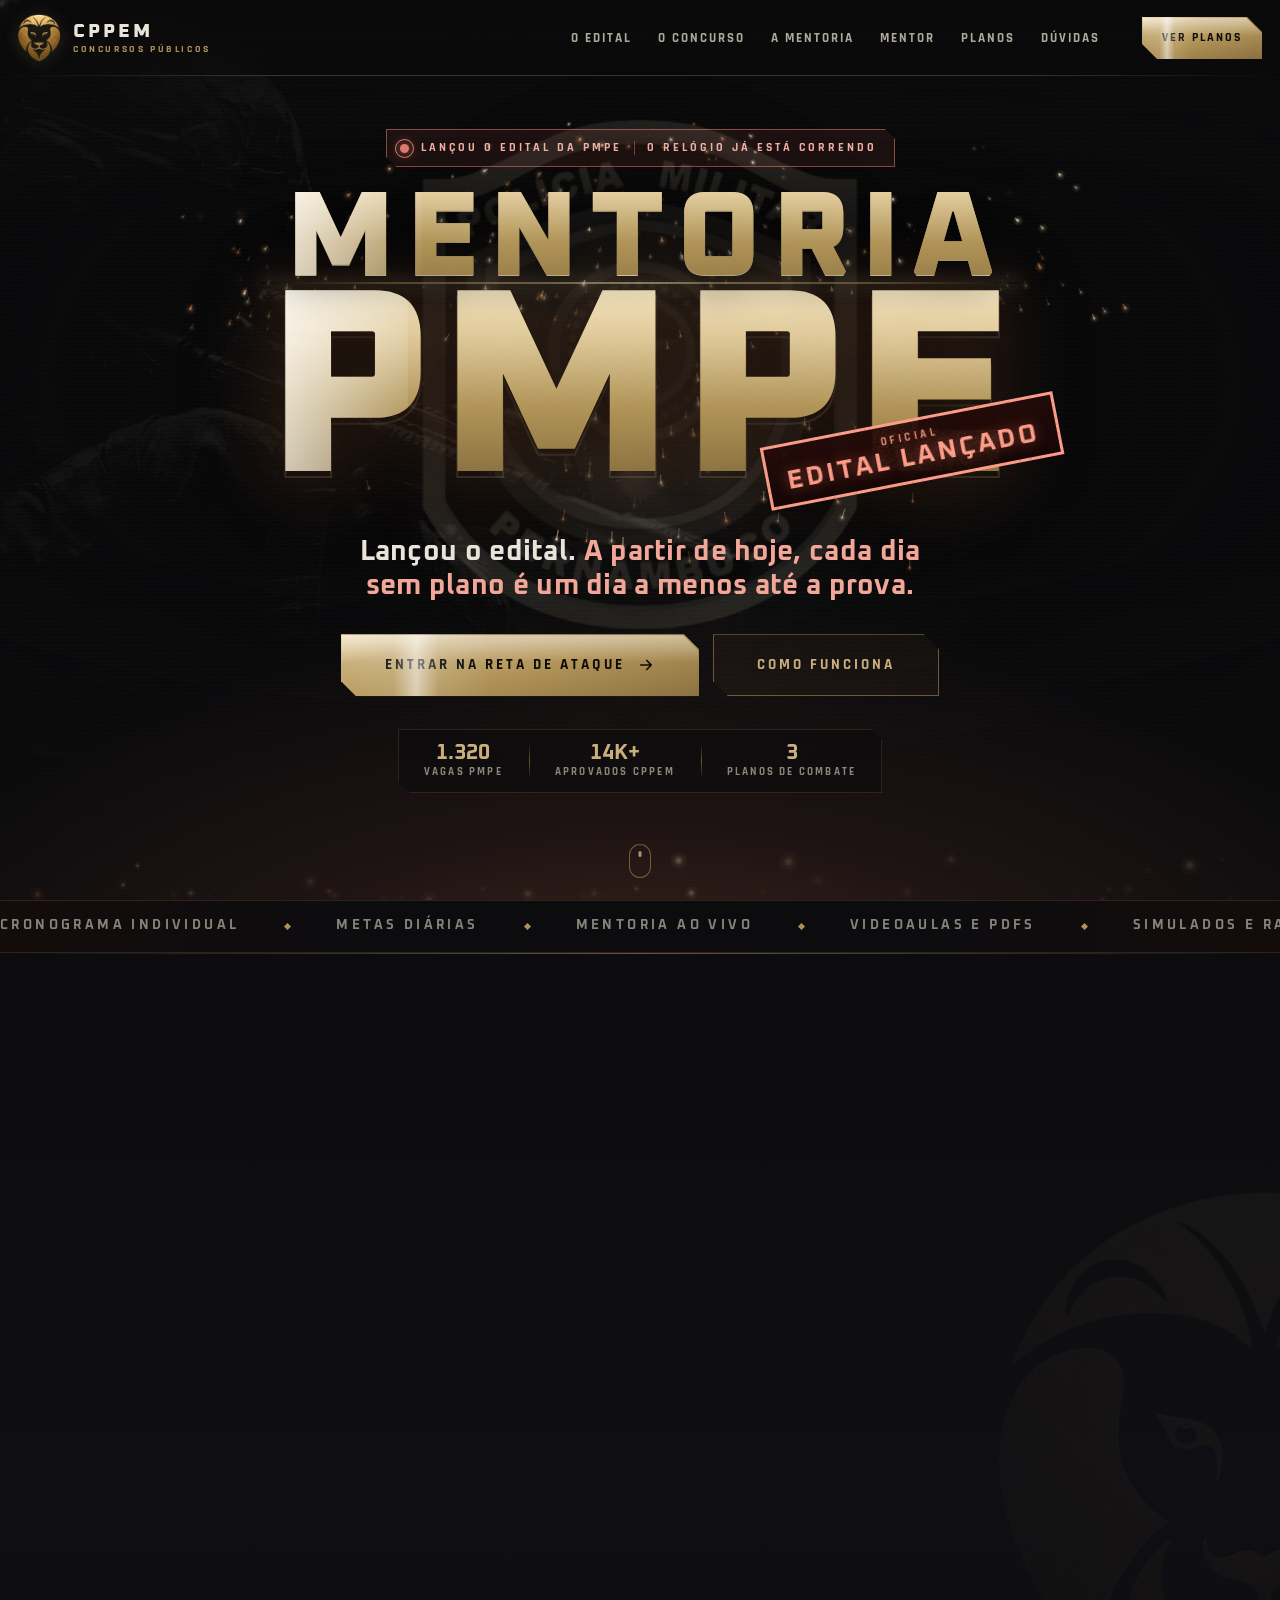
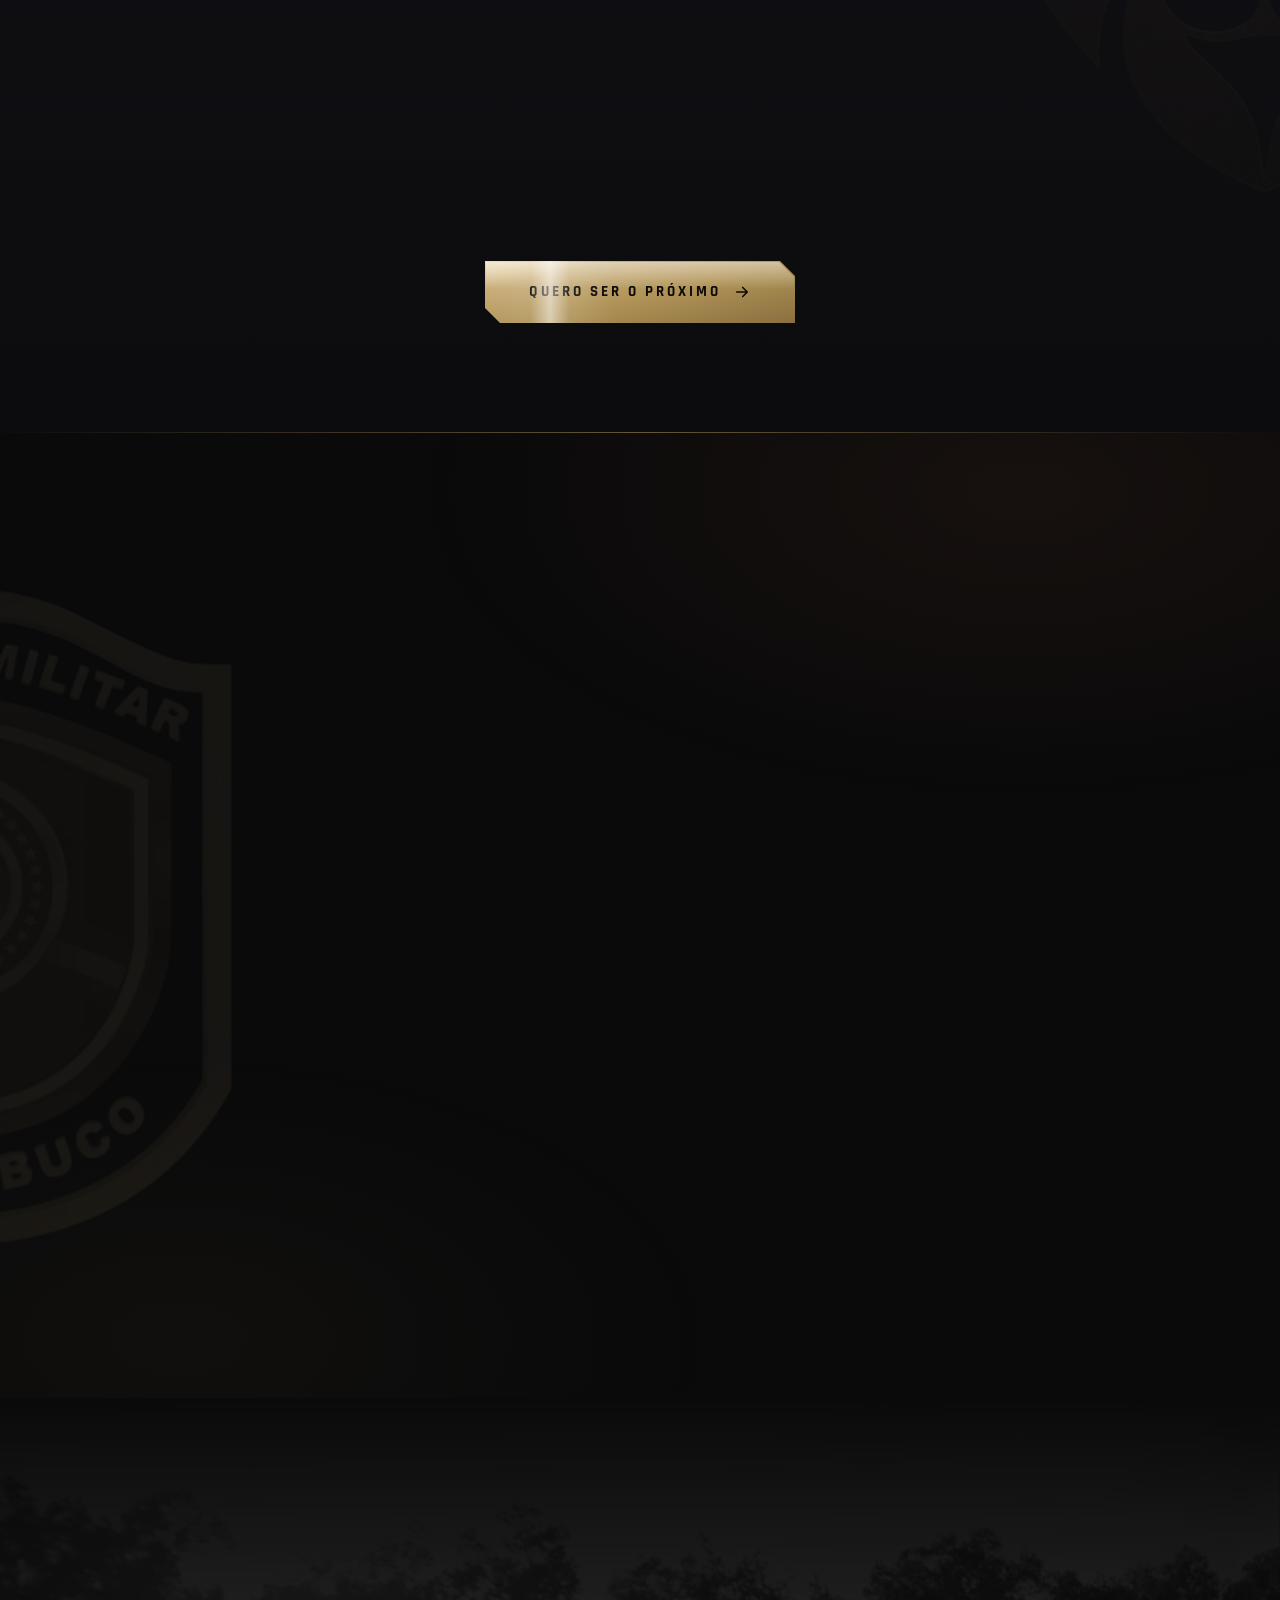
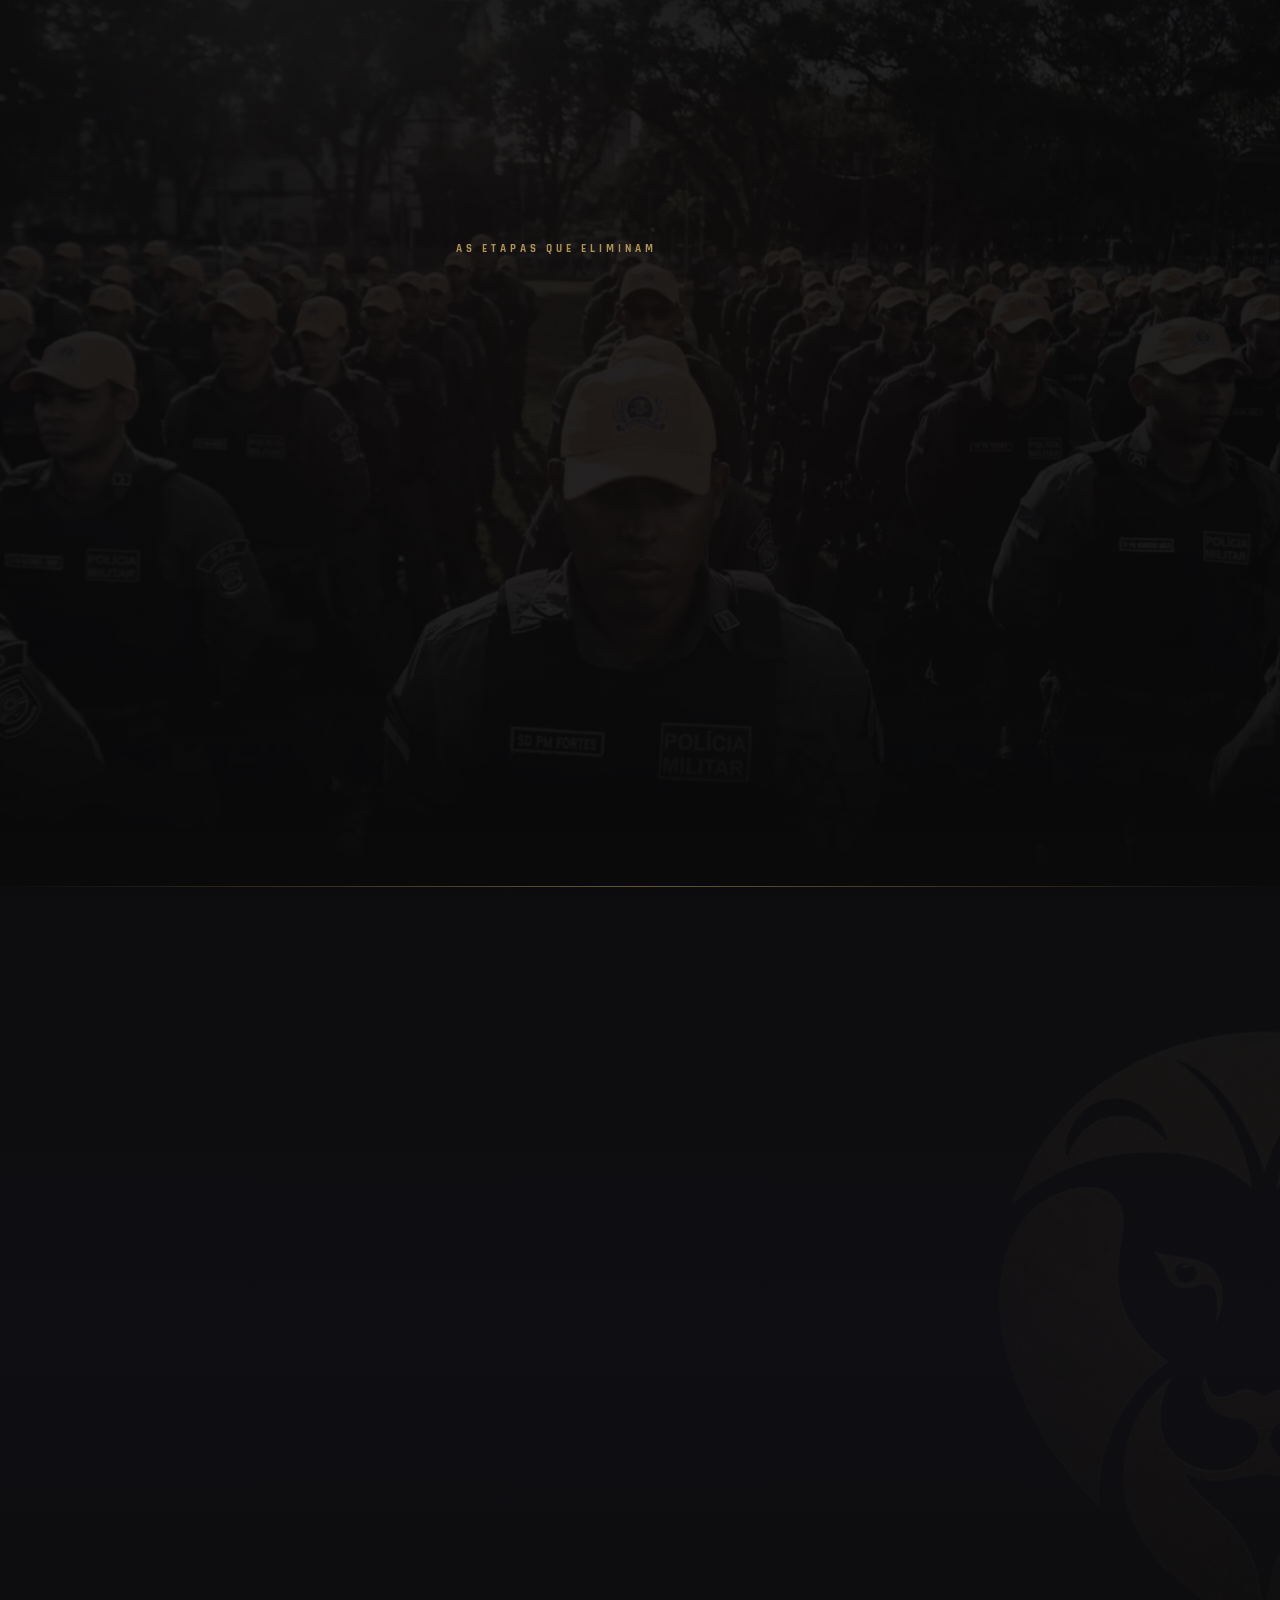
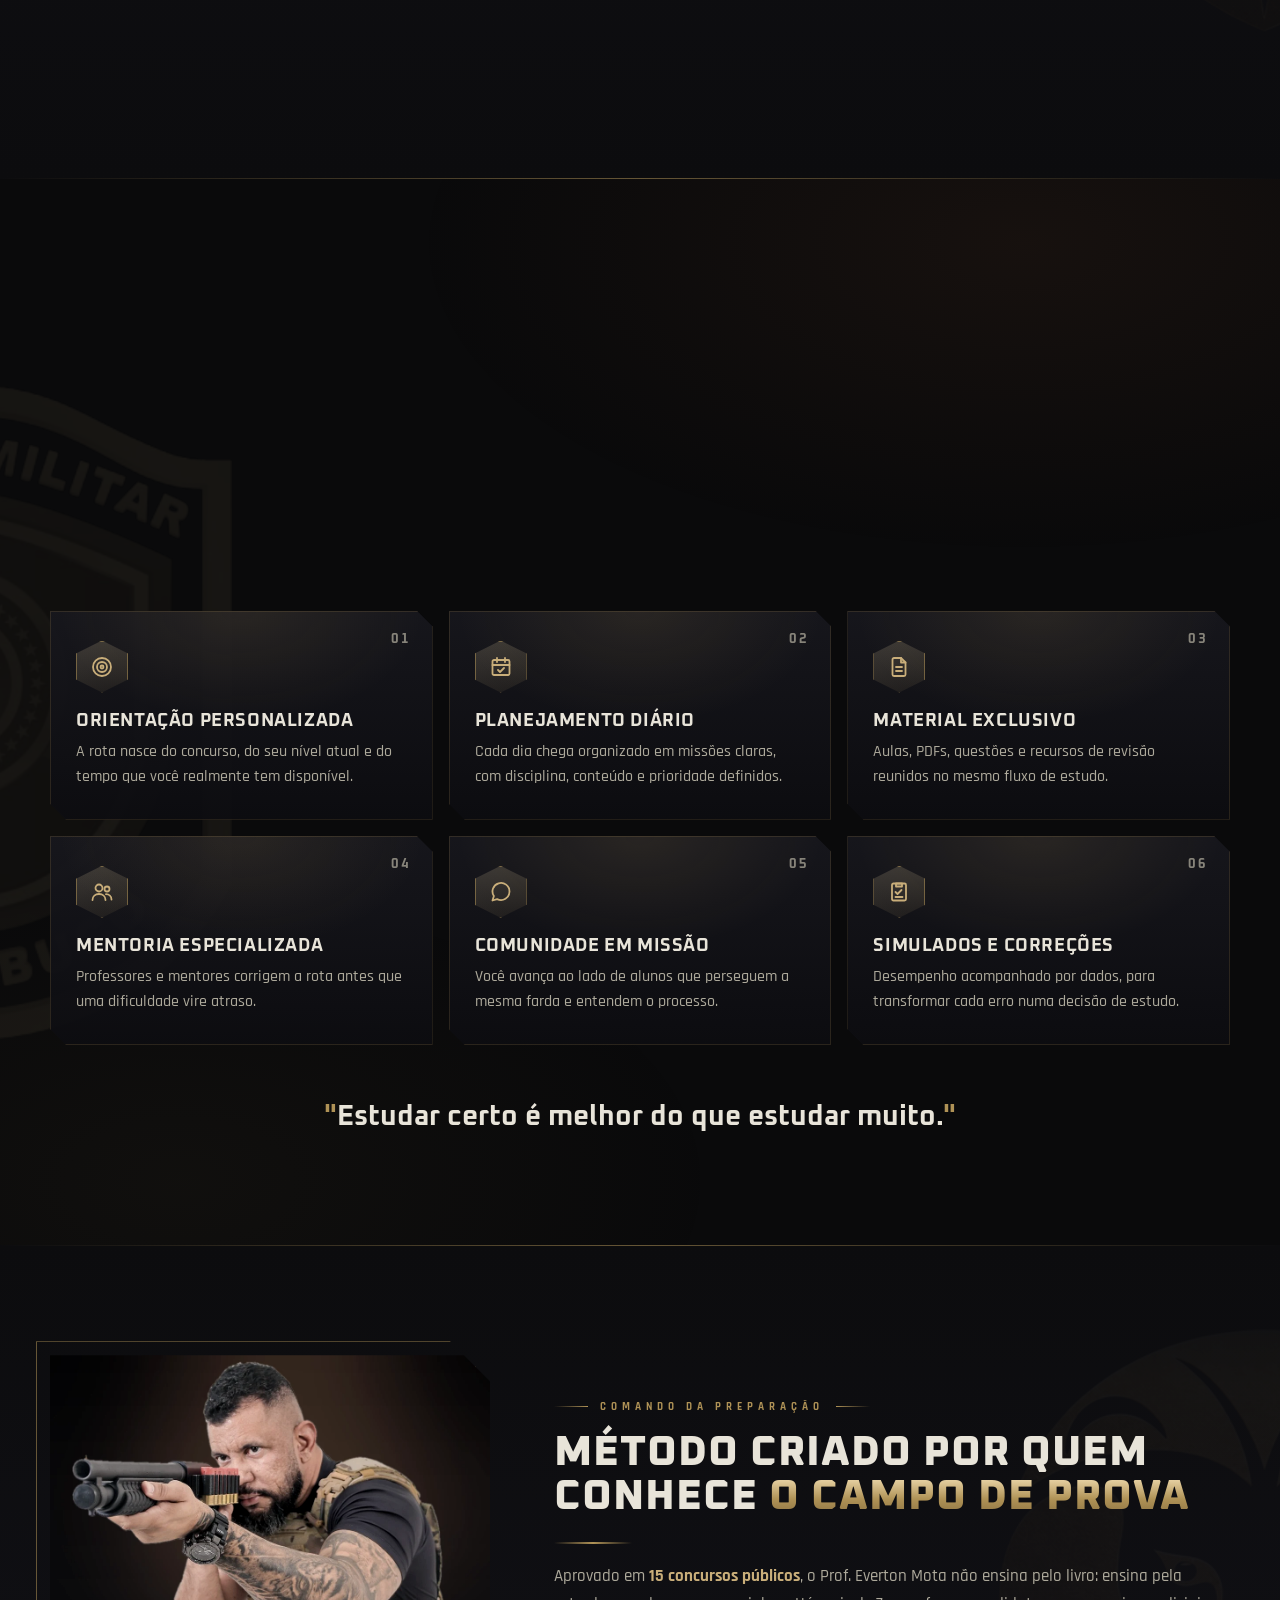
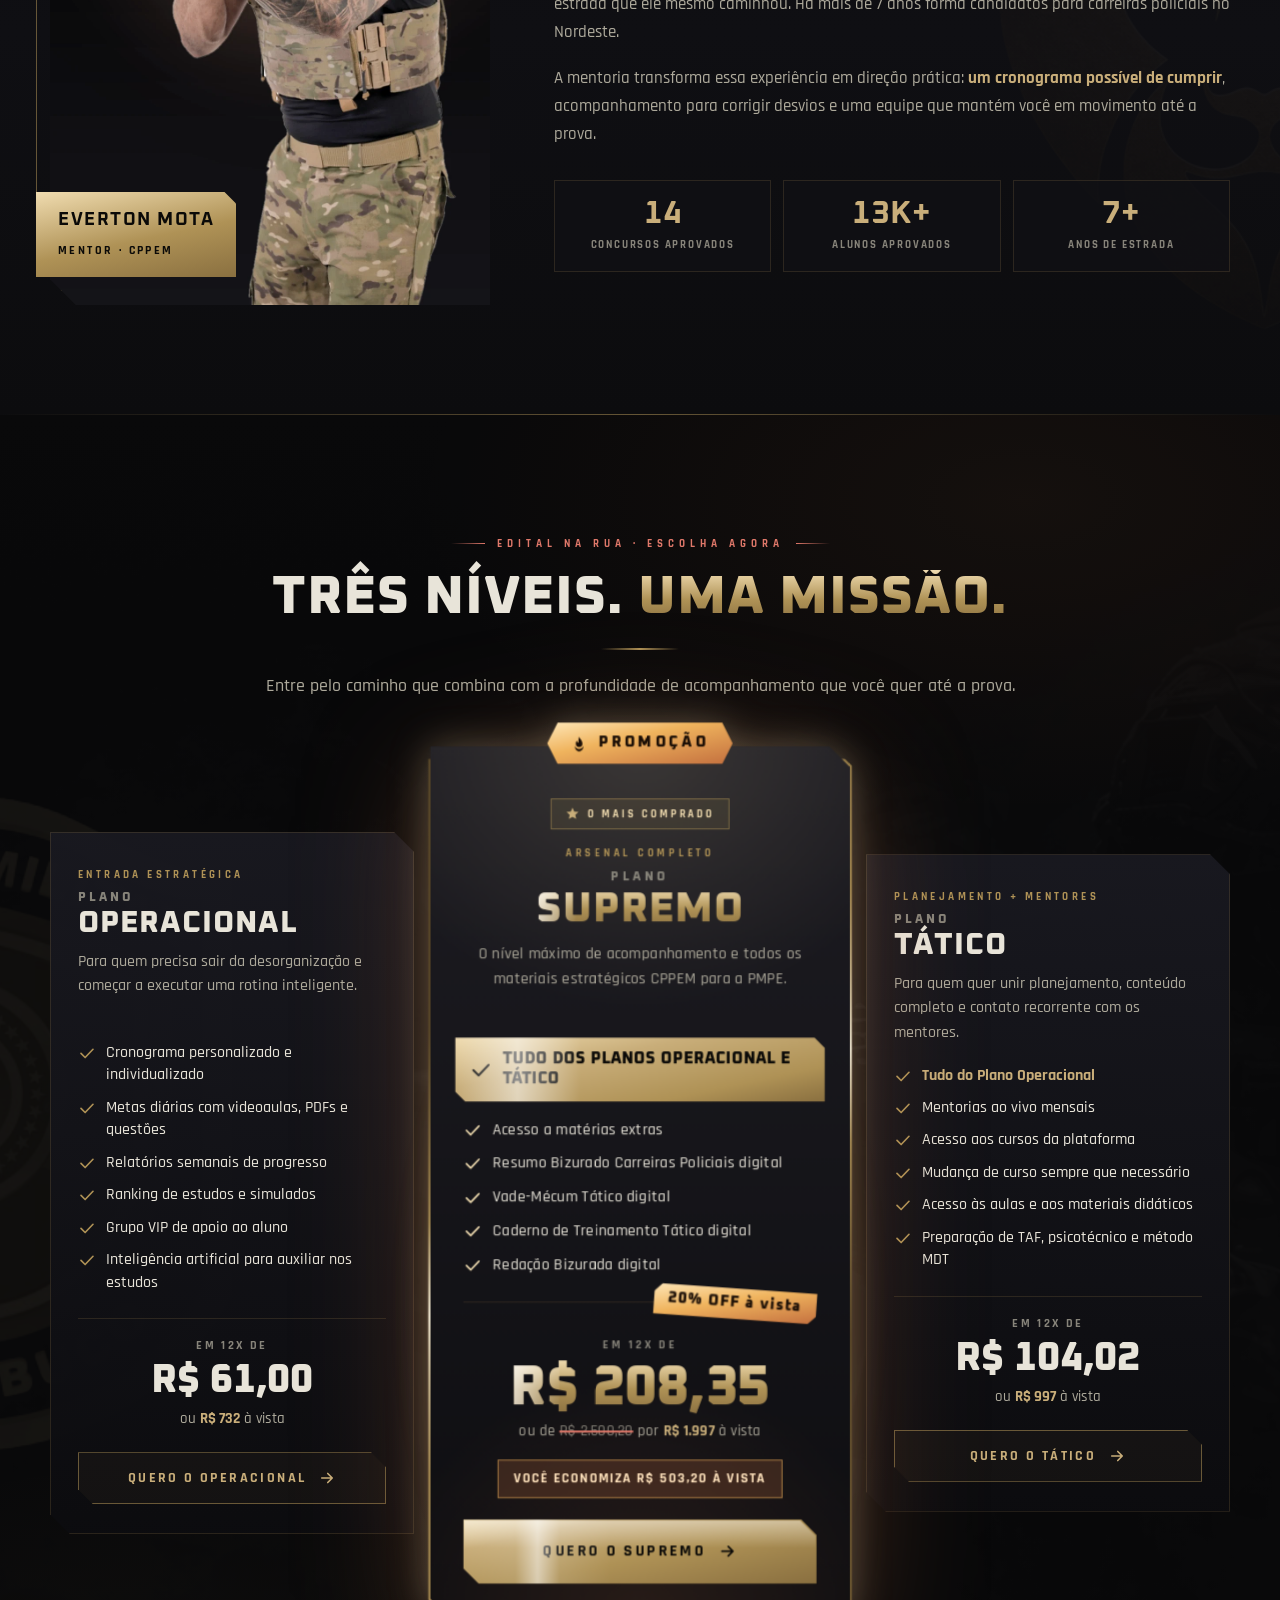
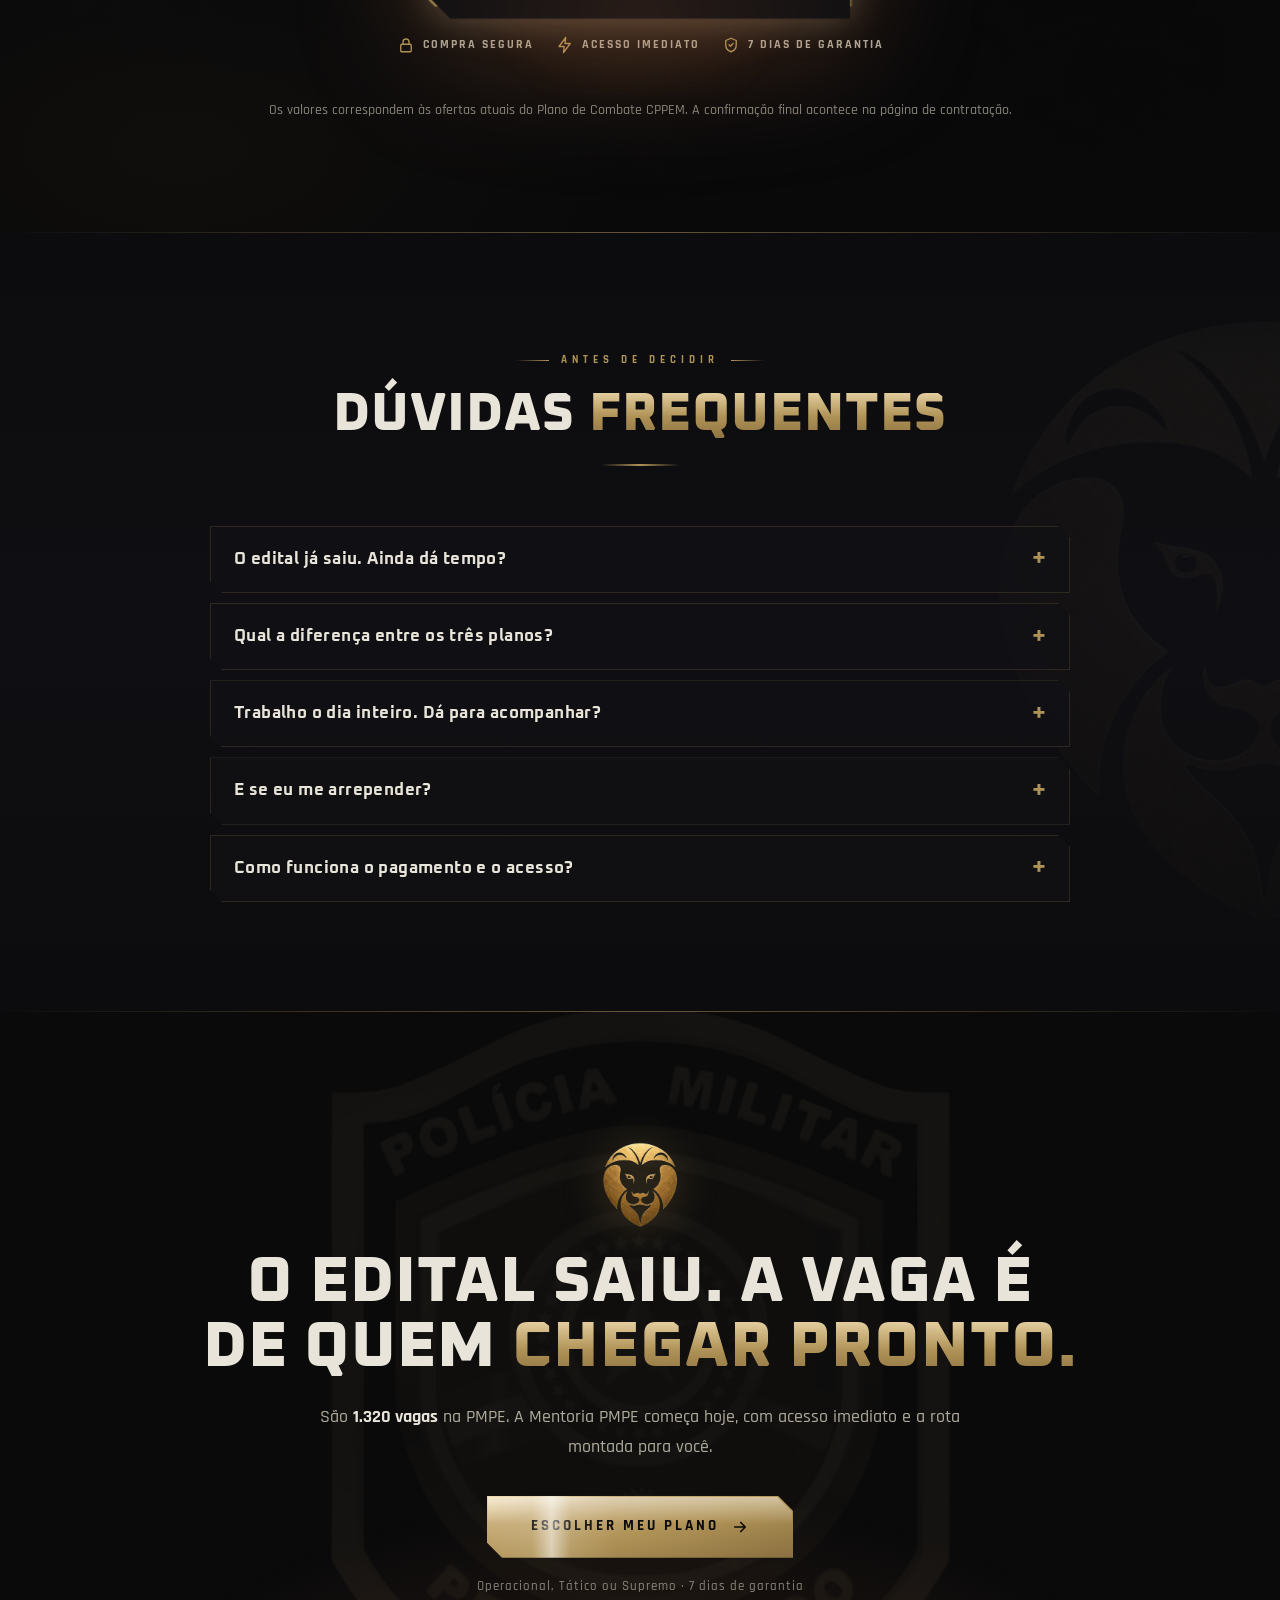
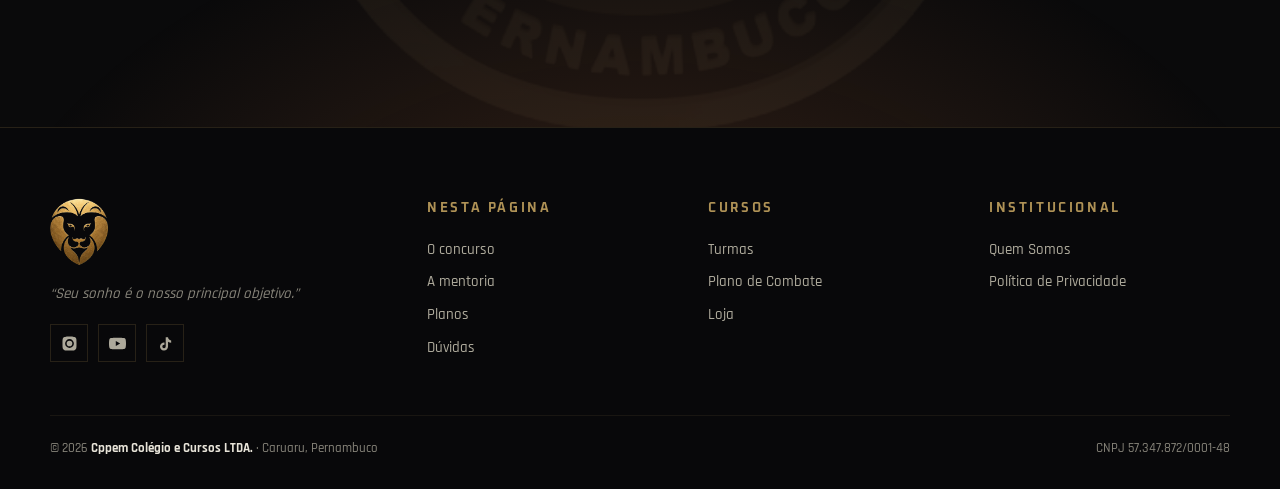
<file: index.html>
<!DOCTYPE html>
<html lang="pt-BR" data-modelo="b">
<head>

  <!-- Google Tag Manager (mesmo container das demais landings do CPPEM).
       Precisa ser o primeiro script do <head> — é ele que carrega a PixelX. -->
  <script>(function(w,d,s,l){w[l]=w[l]||[];w[l].push({'gtm.start':
  new Date().getTime(),event:'gtm.js'});var f=d.getElementsByTagName(s)[0],
  j=d.createElement(s),dl=l!='dataLayer'?'?l='+l:'';j.async=true;j.src=
  'https://sgtm.cppem.com.br/metrics/'+dl;f.parentNode.insertBefore(j,f);})
  (window,document,'script','dataLayer');</script>
  <!-- End Google Tag Manager -->

<meta charset="UTF-8">
<meta name="viewport" content="width=device-width, initial-scale=1.0">
<meta name="theme-color" content="#0A0A0B">

<title>Mentoria PMPE 2026: Cronograma e Plano de Estudos | CPPEM</title>
<meta name="description" content="Mentoria PMPE com o Prof. Everton Mota: cronograma individual, metas diárias, mentoria ao vivo e simulados para o edital de 1.320 vagas. Veja os planos.">
<!-- SEO (docs/seo): canonical no domínio de produção — consolida o
     *.vercel.app, o /edital e URLs com UTM nesta URL. -->
<link rel="canonical" href="https://pmpe.cppem.com.br/">
<meta name="robots" content="index, follow, max-image-preview:large">

<link rel="icon" href="public/favicon.ico" sizes="48x48">
<link rel="icon" href="public/favicon-192.png" type="image/png" sizes="192x192">
<link rel="apple-touch-icon" href="public/favicon-192.png">

<meta property="og:type" content="website">
<meta property="og:site_name" content="CPPEM Concursos Públicos">
<meta property="og:locale" content="pt_BR">
<meta property="og:title" content="Mentoria PMPE — o plano de combate para vestir a farda">
<meta property="og:description" content="1.320 vagas autorizadas. Cronograma individual, metas diárias, mentoria ao vivo e a plataforma CPPEM.">
<meta property="og:url" content="https://pmpe.cppem.com.br/">
<!-- Sem og:image o WhatsApp montava o preview sem imagem. -->
<meta property="og:image" content="https://pmpe.cppem.com.br/public/og-mentoria-pmpe.jpg">
<meta property="og:image:width" content="1200">
<meta property="og:image:height" content="630">
<meta property="og:image:alt" content="Tropa da Polícia Militar de Pernambuco em formação">
<meta name="twitter:card" content="summary_large_image">
<script type="application/ld+json">
{
  "@context": "https://schema.org",
  "@graph": [
    {
      "@type": "Organization",
      "@id": "https://cppem.com.br/#organization",
      "name": "CPPEM Concursos Públicos",
      "alternateName": "CPPEM Concursos",
      "url": "https://cppem.com.br/",
      "logo": "https://pmpe.cppem.com.br/public/logo-cppem.png",
      "sameAs": [
        "https://www.instagram.com/cppemconcursos/",
        "https://www.youtube.com/@cppemconcursos",
        "https://www.tiktok.com/@cppemconcursos"
      ]
    },
    {
      "@type": "WebSite",
      "@id": "https://pmpe.cppem.com.br/#website",
      "url": "https://pmpe.cppem.com.br/",
      "name": "Mentoria PMPE — CPPEM",
      "inLanguage": "pt-BR",
      "publisher": { "@id": "https://cppem.com.br/#organization" }
    },
    {
      "@type": "WebPage",
      "@id": "https://pmpe.cppem.com.br/#webpage",
      "url": "https://pmpe.cppem.com.br/",
      "name": "Mentoria PMPE 2026: Cronograma e Plano de Estudos | CPPEM",
      "description": "Mentoria PMPE com o Prof. Everton Mota: cronograma individual, metas diárias, mentoria ao vivo e simulados para o edital de 1.320 vagas.",
      "inLanguage": "pt-BR",
      "isPartOf": { "@id": "https://pmpe.cppem.com.br/#website" },
      "about": { "@id": "https://cppem.com.br/#organization" },
      "primaryImageOfPage": "https://pmpe.cppem.com.br/public/og-mentoria-pmpe.jpg"
    }
  ]
}
</script>

<link rel="preconnect" href="https://fonts.googleapis.com">
<link rel="preconnect" href="https://fonts.gstatic.com" crossorigin>
<link href="https://fonts.googleapis.com/css2?family=Oxanium:wght@400;700;800&family=Rajdhani:wght@500;600;700&display=swap" rel="stylesheet">
<link rel="preload" as="image" href="public/marca-pmpe.webp">
<link rel="stylesheet" href="styles.css">

<!-- Decidido ANTES do CSS pintar:
       · O MODELO é o B (edital lançado), fixo: o edital saiu e esta é a
         página oficial. O pré-edital (modelo A) está no histórico do Git.
         O antigo endereço da equipe, /edital, redireciona para cá
         (vercel.json).
       · A ABERTURA cheia: uma vez por sessão, nunca para quem pediu menos
         movimento. ?abertura=0 pula e ?abertura=1 força. Quem já viu recebe
         a versão curta das mesmas duas batidas. -->
<script>
  (function () {
    var d = document.documentElement, q = location.search, visto = null;
    d.setAttribute("data-modelo", "b");
    try { visto = sessionStorage.getItem("mentoria-abertura"); } catch (e) {}
    var reduz = window.matchMedia && window.matchMedia("(prefers-reduced-motion: reduce)").matches;
    var tocar = /[?&]abertura=1/.test(q) || (!reduz && !visto && !/[?&]abertura=0/.test(q));
    d.className += tocar ? " is-abertura is-entrando" : " sem-abertura";
  })();
</script>
</head>

<body>

<noscript><iframe src="https://sgtm.cppem.com.br/ns.html?id=GTM-PJ379FLQ"
height="0" width="0" style="display:none;visibility:hidden"></iframe></noscript>

<div class="progress" id="progress" aria-hidden="true"></div>
<div class="brasas" id="brasas" aria-hidden="true"></div>

<!-- ================= HEADER ================= -->
<header class="header" id="header">
  <div class="header__inner">
    <a class="brand" href="#topo" aria-label="CPPEM — início">
      <span class="brand__leao"><img src="public/emblema-leao.webp" alt="" width="400" height="465"></span>
      <span class="brand__nome">CPPEM<i>Concursos Públicos</i></span>
    </a>
    <nav class="nav" aria-label="Seções da página">
      <a href="#relogio" data-so="a">Por que agora</a>
      <a href="#relogio" data-so="b">O edital</a>
      <a href="#concurso">O concurso</a>
      <a href="#metodo">A mentoria</a>
      <a href="#mentor">Mentor</a>
      <a href="#planos">Planos</a>
      <a href="#faq">Dúvidas</a>
    </nav>
    <a class="btn btn--gold shine" href="#planos"><span>Ver planos</span></a>
  </div>
</header>

<!-- =========================================================
     HERO — as duas batidas
     ---------------------------------------------------------
     1ª: MENTORIA vem de trás de quem assiste e bate no vidro (trinca).
     2ª: PMPE sobe do fundo da tela, por trás, e colide por baixo.
     O <h1> é lido como "Mentoria PMPE" — os spans internos são cena.
     ========================================================= -->
<section class="hero" id="topo">
  <div class="hero__bg" id="heroBg" aria-hidden="true"><i></i></div>
  <div class="hero__veil" aria-hidden="true"></div>
  <div class="hero__grid" aria-hidden="true"></div>
  <div class="hero__scan" aria-hidden="true"></div>
  <div class="hero__dawn" aria-hidden="true"></div>
  <canvas class="hero__fx" id="fx" aria-hidden="true"></canvas>

  <div class="hero__stage">
    <div class="container">

      <span class="alerta anim d0" data-so="a">
        <i class="alerta__ponto" aria-hidden="true"></i>
        <b>Edital PMPE a caminho</b>
        <i class="alerta__sep" aria-hidden="true"></i>
        <span class="alerta__extra">1.320 vagas autorizadas</span>
      </span>
      <span class="alerta alerta--b anim d0" data-so="b">
        <i class="alerta__ponto" aria-hidden="true"></i>
        <b>Lançou o edital da PMPE</b>
        <i class="alerta__sep" aria-hidden="true"></i>
        <span class="alerta__extra">o relógio já está correndo</span>
      </span>

      <h1 class="titulo" aria-label="Mentoria PMPE">
        <span class="titulo__palco" aria-hidden="true">
          <span class="titulo__brasao"><img src="public/marca-pmpe.webp" alt="" width="357" height="419"></span>

          <span class="titulo__m" id="tituloM">
            <span class="titulo__m-in" data-txt="Mentoria"><span class="luz">Mentoria</span></span>
            <i class="impacto impacto--clarao"></i>
            <i class="impacto impacto--onda"></i>
            <i class="impacto impacto--onda o2"></i>
          </span>

          <span class="titulo__p" id="tituloP">
            <span class="titulo__p-in" data-txt="PMPE"><span class="luz">PMPE</span></span>
            <i class="impacto impacto--clarao"></i>
            <i class="impacto impacto--onda"></i>
            <i class="impacto impacto--onda o2"></i>
            <i class="impacto impacto--risco"></i>
            <i class="titulo__costura"></i>
          </span>

          <span class="carimbo" data-so="b"><small>Oficial</small><b>Edital lançado</b></span>
        </span>
      </h1>

      <p class="hero__gancho anim d1" data-so="a">
        Está quase lançando. <em>E quem espera o edital para começar, já começa atrasado.</em>
      </p>
      <p class="hero__gancho anim d1" data-so="b">
        Lançou o edital. <em>A partir de hoje, cada dia sem plano é um dia a menos até a prova.</em>
      </p>

      <div class="hero__cta anim d3">
        <a class="btn btn--gold btn--lg shine" href="#planos">
          <span data-so="a">Começar antes do edital</span>
          <span data-so="b">Entrar na reta de ataque</span>
          <svg viewBox="0 0 24 24" aria-hidden="true"><path d="M5 12h14M13 6l6 6-6 6"/></svg>
        </a>
        <a class="btn btn--ghost btn--lg" href="#metodo"><span>Como funciona</span></a>
      </div>

      <div class="hero__ficha anim d4">
        <div class="ficha__item"><b>1.320</b><span>vagas PMPE</span></div>
        <div class="ficha__item"><b>14K+</b><span>aprovados CPPEM</span></div>
        <div class="ficha__item"><b>3</b><span>planos de combate</span></div>
      </div>
    </div>
  </div>

  <div class="scroller anim d5" aria-hidden="true"><i></i></div>

  <button type="button" class="hero__pular" tabindex="-1">
    Pular
    <svg viewBox="0 0 24 24" aria-hidden="true"><path d="M5 12h14M13 6l6 6-6 6"/></svg>
  </button>
  <i class="hero__tempo" aria-hidden="true"></i>
</section>

<!-- ================= FAIXA CORRIDA ================= -->
<div class="strip" aria-hidden="true">
  <div class="strip__track">
    <span>Cronograma individual</span><span>Metas diárias</span><span>Mentoria ao vivo</span><span>Videoaulas e PDFs</span><span>Simulados e ranking</span><span>TAF e psicotécnico</span><span>IA nos estudos</span>
    <span>Cronograma individual</span><span>Metas diárias</span><span>Mentoria ao vivo</span><span>Videoaulas e PDFs</span><span>Simulados e ranking</span><span>TAF e psicotécnico</span><span>IA nos estudos</span>
  </div>
</div>

<!-- ================= APROVADOS — a prova social abre a página ================= -->
<section class="section section--alt" id="aprovados" aria-labelledby="aprov-title">
  <div class="container">
    <div class="section__head">
      <span class="eyebrow">Prova real</span>
      <h2 class="section__title" id="aprov-title">Eles estavam onde você está. <span class="gold">Hoje vestem a farda</span></h2>
    </div>
  </div>
  <div class="galeria" id="galeria" role="group" aria-label="Fotos de alunos aprovados com o Prof. Everton Mota"></div>
  <div class="container center aprovados__rodape">
    <a class="btn btn--gold btn--lg shine" href="#planos"><span>Quero ser o próximo</span><svg viewBox="0 0 24 24" aria-hidden="true"><path d="M5 12h14M13 6l6 6-6 6"/></svg></a>
  </div>
</section>

<!-- =========================================================
     O RELÓGIO — o gancho de cada modelo
     ========================================================= -->
<section class="section" id="relogio" aria-labelledby="relogio-title">
  <div class="container">

    <!-- ─── MODELO A · pré-edital ─── -->
    <div data-so="a">
      <div class="section__head">
        <span class="eyebrow">Não lançou. E daí?</span>
        <h2 class="section__title" id="relogio-title">Não é porque o edital não saiu que você <span class="gold">não deve se preparar</span></h2>
        <p class="section__lead">
          As vagas estão autorizadas. O edital é questão de tempo — e entre ele e a prova o tempo é curto.
          A diferença entre quem passa e quem fica começa <strong>muito antes</strong> da publicação.
        </p>
      </div>

      <div class="corrida" data-corrida>
        <div class="corrida__eixo" aria-hidden="true">
          <div class="marco" style="left:0"><b>Hoje</b><span>você decide</span></div>
          <div class="marco" style="left:58%"><b>Edital</b><span>a qualquer momento</span></div>
          <div class="marco" style="left:100%"><b>Prova</b><span>semanas depois</span></div>
        </div>

        <div class="raia raia--sim">
          <div class="raia__quem"><b class="gold">Quem começa hoje</b><span>com a Mentoria PMPE</span></div>
          <div class="raia__pista">
            <div class="raia__barra">
              <span class="fase">Base</span><span class="fase">Questões</span><span class="fase">Revisão</span><span class="fase">Reta final</span>
            </div>
          </div>
        </div>
        <div class="raia raia--nao">
          <div class="raia__quem"><b>Quem espera o edital</b><span>por conta própria</span></div>
          <div class="raia__pista">
            <div class="raia__barra"><span class="fase">Tudo ao mesmo tempo</span></div>
          </div>
        </div>

        <p class="corrida__nota">Quando o edital sair, quem começou hoje só <strong>ajusta a rota</strong>. Quem esperou ainda vai <strong>montar o cronograma</strong>.</p>
      </div>

    </div>

    <!-- ─── MODELO B · edital lançado ─── -->
    <div data-so="b">
      <div class="section__head">
        <span class="eyebrow eyebrow--alerta">O relógio já está correndo</span>
        <h2 class="section__title">Lançou o edital. <span class="gold">Agora é execução.</span></h2>
        <p class="section__lead">
          Não existe mais "quando sair eu começo". Saiu. Daqui até a prova, cada semana precisa ter
          <strong>prioridade, missão e revisão</strong> — e é exatamente isso que a mentoria entrega.
        </p>
      </div>

      <!-- As datas vêm do CONFIG.edital no script.js. Vazias, mostram "conforme edital". -->
      <div class="linha-edital">
        <div class="passo passo--agora">
          <span class="passo__pip">01</span>
          <b>Edital publicado</b>
          <span>Você está aqui</span>
          <span class="passo__data" data-slot="ed-publicacao">Agora</span>
        </div>
        <div class="passo">
          <span class="passo__pip">02</span>
          <b>Inscrições</b>
          <span>Garanta a sua no prazo</span>
          <span class="passo__data" data-slot="ed-inscricoes">Conforme edital</span>
        </div>
        <div class="passo">
          <span class="passo__pip">03</span>
          <b>Prova objetiva</b>
          <span>A etapa que mais elimina</span>
          <span class="passo__data" data-slot="ed-prova">Conforme edital</span>
        </div>
        <div class="passo">
          <span class="passo__pip">04</span>
          <b>TAF</b>
          <span>Eliminatório</span>
          <span class="passo__data" data-slot="ed-taf">Conforme edital</span>
        </div>
        <div class="passo">
          <span class="passo__pip">05</span>
          <b>Demais etapas</b>
          <span>Saúde, psicotécnico e investigação</span>
          <span class="passo__data">Conforme edital</span>
        </div>
      </div>

      <!-- Só aparece com CONFIG.edital.provaISO preenchido: contagem inventada
           seria número falso na cara do candidato. -->
      <div class="contagem" id="contagem" hidden>
        <span class="contagem__rot">Até a prova objetiva</span>
        <div class="contagem__num" aria-live="off">
          <div><b data-c="d">00</b><span>dias</span></div>
          <div><b data-c="h">00</b><span>horas</span></div>
          <div><b data-c="m">00</b><span>min</span></div>
          <div><b data-c="s">00</b><span>seg</span></div>
        </div>
      </div>

      <div class="motivos">
        <article class="motivo">
          <span class="motivo__n gold">01</span>
          <h3>Sem tempo para montar cronograma</h3>
          <p>Você não vai perder a primeira semana decidindo o que estudar. A rota chega pronta, dia por dia.</p>
        </article>
        <article class="motivo">
          <span class="motivo__n gold">02</span>
          <h3>Prioridade pelo que mais cai</h3>
          <p>Na reta de ataque não dá para estudar tudo igual. O plano pesa as matérias pelo edital e pelo seu desempenho.</p>
        </article>
        <article class="motivo">
          <span class="motivo__n gold">03</span>
          <h3>Revisão e simulado até o dia</h3>
          <p>Questões, simulados e ranking para chegar na prova treinado no formato — e não só com o conteúdo visto.</p>
        </article>
      </div>
    </div>

  </div>
</section>

<!-- ================= O CONCURSO ================= -->
<section class="tropa" id="concurso" aria-labelledby="concurso-title">
  <div class="tropa__foto" id="tropaFoto" aria-hidden="true"></div>
  <div class="tropa__veil" aria-hidden="true"></div>
  <div class="container">
    <div class="section__head">
      <span class="eyebrow">O tamanho da janela</span>
      <h2 class="section__title" id="concurso-title">1.320 vagas para vestir a <span class="gold">farda da PMPE</span></h2>
      <p class="section__lead">
        Concorrência alta, prova objetiva pesada e etapas eliminatórias que reprovam por falta de
        preparo — não por falta de sonho.
      </p>
    </div>

    <div class="concurso">
      <article class="vaga">
        <div class="vaga__crest"><img src="public/brasao-pmpe.webp" alt="" width="357" height="419" loading="lazy"></div>
        <h3>Polícia Militar</h3>
        <span class="vaga__sigla">PMPE · Pernambuco</span>
        <span class="vaga__num gold">1.320</span>
        <span class="vaga__num-label">vagas autorizadas</span>
        <div class="vaga__detalhe">
          <b>1.250 Soldados · 70 Oficiais</b>
          Remuneração de R$ 5.617,92 a R$ 12.937,33 na carreira, após o curso de formação.
        </div>
        <span class="vaga__nota" data-so="a">Edital previsto para 2026</span>
        <span class="vaga__nota" data-so="b">Edital publicado</span>
      </article>

      <div class="etapas">
        <span class="etapas__titulo">As etapas que eliminam</span>
        <article class="etapa"><span class="etapa__n">01</span><div><h3>Prova objetiva</h3><p>A etapa que mais elimina. É aqui que o plano de estudos certo separa quem passa de quem fica pelo caminho.</p></div></article>
        <article class="etapa"><span class="etapa__n">02</span><div><h3>Teste físico (TAF)</h3><p>Eliminatório. A mentoria inclui a preparação física no planejamento, não depois dele.</p></div></article>
        <article class="etapa"><span class="etapa__n">03</span><div><h3>Documental e investigação social</h3><p>Detalhes de documentação e conduta que reprovam candidato já aprovado na prova.</p></div></article>
        <article class="etapa"><span class="etapa__n">04</span><div><h3>Saúde e psicotécnico</h3><p>Etapas com critérios próprios, que quase ninguém estuda — e que também eliminam.</p></div></article>
      </div>
    </div>
  </div>
</section>

<!-- ================= A PLATAFORMA ================= -->
<section class="section section--alt" id="plataforma" aria-labelledby="plat-title">
  <div class="container">
    <div class="section__head">
      <span class="eyebrow">Por dentro da plataforma</span>
      <h2 class="section__title" id="plat-title">Você abre a plataforma e <span class="gold">sabe o que fazer</span></h2>
    </div>

    <div class="plat" data-plat>
      <div class="plat__abas" role="tablist" aria-label="Telas da plataforma">
        <button type="button" class="plat__aba is-on" role="tab" aria-selected="true" aria-controls="plat-tela">
          <span class="plat__num">01</span>
          <span class="plat__txt"><b>Sala de aula</b><span>A videoaula e, ao lado, anotações, PDFs, resumo com IA, flashcards e mapa mental.</span></span>
        </button>
        <button type="button" class="plat__aba" role="tab" aria-selected="false" aria-controls="plat-tela">
          <span class="plat__num">02</span>
          <span class="plat__txt"><b>Missões semanais</b><span>A semana inteira planejada. Marque o que fez e o sistema redistribui revisões e questões.</span></span>
        </button>
        <button type="button" class="plat__aba" role="tab" aria-selected="false" aria-controls="plat-tela">
          <span class="plat__num">03</span>
          <span class="plat__txt"><b>Arsenal de fogo</b><span>Aulas, PDFs e simulados por matéria, para usar a qualquer hora.</span></span>
        </button>
        <button type="button" class="plat__aba" role="tab" aria-selected="false" aria-controls="plat-tela">
          <span class="plat__num">04</span>
          <span class="plat__txt"><b>Resumos com IA</b><span>Cadernos por matéria e resumos com os pontos de atenção da prova destacados.</span></span>
        </button>
      </div>

      <div class="plat__tela" id="plat-tela" role="tabpanel">
        <div class="plat__topo" aria-hidden="true"><i></i><i></i><i></i><span>Plataforma CPPEM</span></div>
        <div class="plat__vista">
          <img class="is-on" src="public/plataforma/saladeaula.webp" width="1919" height="932" loading="lazy" decoding="async" alt="Tela Sala de Aula da plataforma CPPEM">
          <img src="public/plataforma/missoes.webp" width="1918" height="741" loading="lazy" decoding="async" alt="Tela Missões Semanais da plataforma CPPEM">
          <img src="public/plataforma/arsenal.webp" width="1918" height="698" loading="lazy" decoding="async" alt="Tela Arsenal de Fogo da plataforma CPPEM">
          <img src="public/plataforma/resumo-ia.webp" width="1918" height="787" loading="lazy" decoding="async" alt="Tela Resumos com IA da plataforma CPPEM">
        </div>
      </div>
    </div>
  </div>
</section>

<!-- ================= A MENTORIA · O MÉTODO ================= -->
<section class="section" id="metodo" aria-labelledby="metodo-title">
  <div class="container">
    <div class="section__head">
      <span class="eyebrow">O que é a Mentoria PMPE</span>
      <h2 class="section__title" id="metodo-title">Faremos o trabalho pesado <span class="gold">por você</span></h2>
      <p class="section__lead">
        Planejamento, conteúdo e acompanhamento na mesma plataforma. Em vez de decidir todo dia o que
        estudar, você <strong>executa uma rota</strong> construída para a PMPE — e ajustada conforme você evolui.
      </p>
    </div>

    <div class="metodo">
      <article class="frente">
        <span class="frente__n">01</span>
        <span class="frente__ico"><svg viewBox="0 0 24 24"><circle cx="12" cy="12" r="9"/><circle cx="12" cy="12" r="5"/><circle cx="12" cy="12" r="1.5"/></svg></span>
        <h3>Orientação personalizada</h3>
        <p>A rota nasce do concurso, do seu nível atual e do tempo que você realmente tem disponível.</p>
      </article>
      <article class="frente">
        <span class="frente__n">02</span>
        <span class="frente__ico"><svg viewBox="0 0 24 24"><rect x="3.5" y="5" width="17" height="15" rx="1.5"/><path d="M3.5 10h17M8 3v4M16 3v4M9 15l2 2 4-4"/></svg></span>
        <h3>Planejamento diário</h3>
        <p>Cada dia chega organizado em missões claras, com disciplina, conteúdo e prioridade definidos.</p>
      </article>
      <article class="frente">
        <span class="frente__n">03</span>
        <span class="frente__ico"><svg viewBox="0 0 24 24"><path d="M14 3H7a1.5 1.5 0 0 0-1.5 1.5v15A1.5 1.5 0 0 0 7 21h10a1.5 1.5 0 0 0 1.5-1.5V7.5z"/><path d="M14 3v4.5h4.5M9 12h6M9 16h6"/></svg></span>
        <h3>Material exclusivo</h3>
        <p>Aulas, PDFs, questões e recursos de revisão reunidos no mesmo fluxo de estudo.</p>
      </article>
      <article class="frente">
        <span class="frente__n">04</span>
        <span class="frente__ico"><svg viewBox="0 0 24 24"><circle cx="9" cy="8" r="3.5"/><path d="M2.5 20c0-3.6 2.9-6 6.5-6s6.5 2.4 6.5 6"/><circle cx="17" cy="9" r="2.5"/><path d="M16 14.2c3 .1 5.5 2.1 5.5 5.3"/></svg></span>
        <h3>Mentoria especializada</h3>
        <p>Professores e mentores corrigem a rota antes que uma dificuldade vire atraso.</p>
      </article>
      <article class="frente">
        <span class="frente__n">05</span>
        <span class="frente__ico"><svg viewBox="0 0 24 24"><path d="M20.5 11.5a8.5 8.5 0 0 1-12.4 7.6L3.5 20.5l1.4-4.4A8.5 8.5 0 1 1 20.5 11.5z"/></svg></span>
        <h3>Comunidade em missão</h3>
        <p>Você avança ao lado de alunos que perseguem a mesma farda e entendem o processo.</p>
      </article>
      <article class="frente">
        <span class="frente__n">06</span>
        <span class="frente__ico"><svg viewBox="0 0 24 24"><rect x="5" y="3.5" width="14" height="17" rx="1.5"/><path d="M9 3.5h6v3H9zM8.5 12l2 2 4-4M8.5 17h7"/></svg></span>
        <h3>Simulados e correções</h3>
        <p>Desempenho acompanhado por dados, para transformar cada erro numa decisão de estudo.</p>
      </article>
    </div>

    <p class="citacao">Estudar certo é melhor do que estudar muito.</p>
  </div>
</section>

<!-- ================= O MENTOR ================= -->
<section class="section section--alt" id="mentor" aria-labelledby="mentor-title">
  <div class="container">
    <div class="duo">
      <div class="duo__foto">
        <img src="public/everton-mota.webp" alt="Prof. Everton Mota em equipamento operacional" width="1000" height="1250" loading="lazy" decoding="async">
        <div class="duo__placa"><b>Everton Mota</b><span>Mentor · CPPEM</span></div>
      </div>
      <div class="duo__texto">
        <span class="eyebrow">Comando da preparação</span>
        <h2 class="section__title section__title--left" id="mentor-title">Método criado por quem conhece <span class="gold">o campo de prova</span></h2>
        <p>
          Aprovado em <strong>15 concursos públicos</strong>, o Prof. Everton Mota não ensina pelo livro:
          ensina pela estrada que ele mesmo caminhou. Há mais de 7 anos forma candidatos para carreiras
          policiais no Nordeste.
        </p>
        <p>
          A mentoria transforma essa experiência em direção prática: <strong>um cronograma possível de
          cumprir</strong>, acompanhamento para corrigir desvios e uma equipe que mantém você em movimento até a prova.
        </p>
        <div class="stats">
          <div class="stat"><b data-conta="15">15</b><span>Concursos aprovados</span></div>
          <div class="stat"><b data-conta="14" data-suf="K+">14K+</b><span>Alunos aprovados</span></div>
          <div class="stat"><b data-conta="7" data-suf="+">7+</b><span>Anos de estrada</span></div>
        </div>
      </div>
    </div>
  </div>
</section>

<!-- =========================================================
     OS PLANOS — Operacional · SUPREMO (centro) · Tático
     ---------------------------------------------------------
     ⚠️ Valores e links são FALLBACK para quem está sem JS. Quem manda é
     o CONFIG.planos do script.js, que reescreve cada [data-plano].
     ========================================================= -->
<section class="section planos" id="planos" aria-labelledby="planos-title">
  <div class="planos__bg" aria-hidden="true"></div>
  <div class="planos__brasas" id="planosBrasas" aria-hidden="true"></div>
  <div class="container">
    <div class="section__head">
      <span class="eyebrow" data-so="a">Escolha sua estratégia</span>
      <span class="eyebrow eyebrow--alerta" data-so="b">Edital na rua · escolha agora</span>
      <h2 class="section__title" id="planos-title">Três níveis. <span class="gold">Uma missão.</span></h2>
      <p class="section__lead">Entre pelo caminho que combina com a profundidade de acompanhamento que você quer até a prova.</p>
    </div>

    <div class="grade-planos">

      <!-- OPERACIONAL -->
      <article class="plano" data-plano="operacional">
        <div class="plano__corpo">
          <span class="plano__eyebrow">Entrada estratégica</span>
          <h3 class="plano__nome"><small>Plano</small>Operacional</h3>
          <p class="plano__desc">Para quem precisa sair da desorganização e começar a executar uma rotina inteligente.</p>
          <ul class="plano__lista">
            <li><svg viewBox="0 0 24 24"><path d="M4 12.5l5.5 5.5L20 7"/></svg>Cronograma personalizado e individualizado</li>
            <li><svg viewBox="0 0 24 24"><path d="M4 12.5l5.5 5.5L20 7"/></svg>Metas diárias com videoaulas, PDFs e questões</li>
            <li><svg viewBox="0 0 24 24"><path d="M4 12.5l5.5 5.5L20 7"/></svg>Relatórios semanais de progresso</li>
            <li><svg viewBox="0 0 24 24"><path d="M4 12.5l5.5 5.5L20 7"/></svg>Ranking de estudos e simulados</li>
            <li><svg viewBox="0 0 24 24"><path d="M4 12.5l5.5 5.5L20 7"/></svg>Grupo VIP de apoio ao aluno</li>
            <li><svg viewBox="0 0 24 24"><path d="M4 12.5l5.5 5.5L20 7"/></svg>Inteligência artificial para auxiliar nos estudos</li>
          </ul>
          <div class="plano__preco">
            <span class="plano__de" data-p="de" hidden>de <s></s> por</span>
            <span class="plano__rot">em 12x de</span>
            <span class="plano__valor" data-p="mensal">R$ 61,00</span>
            <span class="plano__vista">ou <b data-p="vista">R$ 732</b> à vista</span>
          </div>
          <a class="btn btn--ghost btn--block" data-checkout href="https://pxa.cppem.com.br/lt/plano-de-combate-operacional"><span>Quero o Operacional</span><svg viewBox="0 0 24 24" aria-hidden="true"><path d="M5 12h14M13 6l6 6-6 6"/></svg></a>
        </div>
      </article>

      <!-- SUPREMO — o centro, em promoção -->
      <article class="plano plano--supremo" data-plano="supremo">
        <div class="plano__aura" aria-hidden="true"></div>
        <div class="plano__moldura" aria-hidden="true"></div>
        <div class="plano__estrelas" id="estrelas" aria-hidden="true"></div>
        <span class="plano__promo">
          <svg viewBox="0 0 24 24" aria-hidden="true"><path d="M12 2c1 3.5 4.5 5.2 4.5 9.6A4.6 4.6 0 0 1 12 16.2a4.6 4.6 0 0 1-4.5-4.6c0-1.8.8-3 1.6-4 .1 1.7 1 2.8 2.2 3.1C11 8.2 11 5 12 2zM6 14.5c.2 4.3 2.8 7.5 6 7.5s5.8-3.2 6-7.5c-.9 2.6-3.2 4.5-6 4.5s-5.1-1.9-6-4.5z"/></svg>
          Promoção
        </span>
        <div class="plano__corpo">
          <span class="plano__selo"><svg viewBox="0 0 24 24" aria-hidden="true"><path d="M12 2l2.9 6.3 6.9.7-5.2 4.6 1.5 6.8L12 17l-6.1 3.4 1.5-6.8L2.2 9l6.9-.7z"/></svg>O mais comprado</span>
          <span class="plano__eyebrow">Arsenal completo</span>
          <h3 class="plano__nome"><small>Plano</small><span class="luz">Supremo</span></h3>
          <p class="plano__desc">O nível máximo de acompanhamento e todos os materiais estratégicos CPPEM para a PMPE.</p>
          <ul class="plano__lista">
            <li class="is-base is-tudo"><svg viewBox="0 0 24 24"><path d="M4 12.5l5.5 5.5L20 7"/></svg><span>Tudo dos planos <b>Operacional</b> e <b>Tático</b></span></li>
            <li><svg viewBox="0 0 24 24"><path d="M4 12.5l5.5 5.5L20 7"/></svg>Acesso a matérias extras</li>
            <li><svg viewBox="0 0 24 24"><path d="M4 12.5l5.5 5.5L20 7"/></svg>Resumo Bizurado Carreiras Policiais digital</li>
            <li><svg viewBox="0 0 24 24"><path d="M4 12.5l5.5 5.5L20 7"/></svg>Vade-Mécum Tático digital</li>
            <li><svg viewBox="0 0 24 24"><path d="M4 12.5l5.5 5.5L20 7"/></svg>Caderno de Treinamento Tático digital</li>
            <li><svg viewBox="0 0 24 24"><path d="M4 12.5l5.5 5.5L20 7"/></svg>Redação Bizurada digital</li>
          </ul>
          <!-- A parcela é o número grande, como nos outros planos. O DE/POR fica na
               linha do à vista: "de" = total parcelado (12x R$ 208,35 = R$ 2.500,20),
               "por" = à vista — os dois são números reais do checkout.
               Valores no CONFIG.planos.supremo do script.js. -->
          <div class="plano__preco plano__preco--oferta">
            <span class="plano__off" data-p="off">20% OFF à vista</span>
            <span class="plano__rot">em 12x de</span>
            <span class="plano__valor"><span class="luz" data-p="mensal">R$ 208,35</span></span>
            <span class="plano__vista">ou <span class="plano__de" data-p="de">de <s>R$ 2.500,20</s> por</span> <b data-p="vista">R$ 1.997</b> à vista</span>
            <span class="plano__economia" data-p="selo">Você economiza R$ 503,20 à vista</span>
          </div>
          <a class="btn btn--gold btn--lg btn--block shine" data-checkout href="https://pxa.cppem.com.br/lt/plano-de-combate-supremo"><span>Quero o Supremo</span><svg viewBox="0 0 24 24" aria-hidden="true"><path d="M5 12h14M13 6l6 6-6 6"/></svg></a>
        </div>
      </article>

      <!-- TÁTICO -->
      <article class="plano" data-plano="tatico">
        <div class="plano__corpo">
          <span class="plano__eyebrow">Planejamento + mentores</span>
          <h3 class="plano__nome"><small>Plano</small>Tático</h3>
          <p class="plano__desc">Para quem quer unir planejamento, conteúdo completo e contato recorrente com os mentores.</p>
          <ul class="plano__lista">
            <li class="is-base"><svg viewBox="0 0 24 24"><path d="M4 12.5l5.5 5.5L20 7"/></svg>Tudo do Plano Operacional</li>
            <li><svg viewBox="0 0 24 24"><path d="M4 12.5l5.5 5.5L20 7"/></svg>Mentorias ao vivo mensais</li>
            <li><svg viewBox="0 0 24 24"><path d="M4 12.5l5.5 5.5L20 7"/></svg>Acesso aos cursos da plataforma</li>
            <li><svg viewBox="0 0 24 24"><path d="M4 12.5l5.5 5.5L20 7"/></svg>Mudança de curso sempre que necessário</li>
            <li><svg viewBox="0 0 24 24"><path d="M4 12.5l5.5 5.5L20 7"/></svg>Acesso às aulas e aos materiais didáticos</li>
            <li><svg viewBox="0 0 24 24"><path d="M4 12.5l5.5 5.5L20 7"/></svg>Preparação de TAF, psicotécnico e método MDT</li>
          </ul>
          <div class="plano__preco">
            <span class="plano__de" data-p="de" hidden>de <s></s> por</span>
            <span class="plano__rot">em 12x de</span>
            <span class="plano__valor" data-p="mensal">R$ 104,02</span>
            <span class="plano__vista">ou <b data-p="vista">R$ 997</b> à vista</span>
          </div>
          <a class="btn btn--ghost btn--block" data-checkout href="https://pxa.cppem.com.br/lt/plano-de-combate-tatico"><span>Quero o Tático</span><svg viewBox="0 0 24 24" aria-hidden="true"><path d="M5 12h14M13 6l6 6-6 6"/></svg></a>
        </div>
      </article>
    </div>

    <div class="selos">
      <span><svg viewBox="0 0 24 24" aria-hidden="true"><rect x="5" y="11" width="14" height="10" rx="1.5"/><path d="M8 11V8a4 4 0 0 1 8 0v3"/></svg>Compra segura</span>
      <span><svg viewBox="0 0 24 24" aria-hidden="true"><path d="M13 2L4 14h7l-1 8 9-12h-7z"/></svg>Acesso imediato</span>
      <span><svg viewBox="0 0 24 24" aria-hidden="true"><path d="M12 3l7 3v6c0 4.2-2.9 7.6-7 9-4.1-1.4-7-4.8-7-9V6z"/><path d="M9.3 11.8l1.9 1.9 3.6-3.6"/></svg>7 dias de garantia</span>
    </div>
    <p class="planos__nota">Os valores correspondem às ofertas atuais do Plano de Combate CPPEM. A confirmação final acontece na página de contratação.</p>
  </div>
</section>

<!-- ================= FAQ ================= -->
<section class="section section--alt" id="faq" aria-labelledby="faq-title">
  <div class="container">
    <div class="section__head">
      <span class="eyebrow">Antes de decidir</span>
      <h2 class="section__title" id="faq-title">Dúvidas <span class="gold">frequentes</span></h2>
    </div>
    <div class="faq">
      <details class="faq__item" data-so="a">
        <summary>O edital ainda não saiu. Vale começar agora?</summary>
        <p>As <strong>1.320 vagas estão autorizadas</strong>. Quem começa antes do edital chega na prova com o conteúdo visto e revisado; quem espera começa com o relógio já correndo contra. Quando o edital sair, a sua rota é ajustada a ele.</p>
      </details>
      <details class="faq__item" data-so="b">
        <summary>O edital já saiu. Ainda dá tempo?</summary>
        <p>Dá — desde que cada dia até a prova seja bem usado. É exatamente o que a mentoria faz: o cronograma é montado a partir do <strong>tempo que você tem até a prova</strong>, com prioridade para o que mais pesa.</p>
      </details>
      <details class="faq__item">
        <summary>Qual a diferença entre os três planos?</summary>
        <p>O <strong>Operacional</strong> entrega o cronograma individual, as metas diárias e o acompanhamento. O <strong>Tático</strong> soma mentorias ao vivo mensais, os cursos da plataforma e a preparação de TAF e psicotécnico. O <strong>Supremo</strong> inclui tudo isso e os materiais estratégicos digitais do CPPEM.</p>
      </details>
      <details class="faq__item">
        <summary>Trabalho o dia inteiro. Dá para acompanhar?</summary>
        <p>Dá. O cronograma nasce do <strong>tempo que você realmente tem</strong>, e cada dia chega dividido em missões que cabem na sua rotina — pelo celular ou pelo computador.</p>
      </details>
      <details class="faq__item">
        <summary>E se eu me arrepender?</summary>
        <p>Você tem <strong>7 dias</strong> a partir da compra para desistir e receber o valor de volta — é o direito de arrependimento do art. 49 do Código de Defesa do Consumidor.</p>
      </details>
      <details class="faq__item">
        <summary>Como funciona o pagamento e o acesso?</summary>
        <p>A contratação é feita na <strong>página oficial do CPPEM</strong>, em mensalidade ou à vista. O acesso é liberado logo após a confirmação.</p>
      </details>
    </div>
  </div>
</section>

<!-- ================= CTA FINAL ================= -->
<section class="final" aria-labelledby="final-title">
  <div class="container final__inner">
    <img class="final__leao" src="public/emblema-leao.webp" alt="" width="400" height="465" loading="lazy">
    <h2 id="final-title" data-so="a">Quando o edital sair, você vai estar <span class="gold">começando ou revisando?</span></h2>
    <h2 data-so="b">O edital saiu. A vaga é de quem <span class="gold">chegar pronto.</span></h2>
    <p>São <strong>1.320 vagas</strong> na PMPE. A Mentoria PMPE começa hoje, com acesso imediato e a rota montada para você.</p>
    <a class="btn btn--gold btn--lg shine" href="#planos"><span>Escolher meu plano</span><svg viewBox="0 0 24 24" aria-hidden="true"><path d="M5 12h14M13 6l6 6-6 6"/></svg></a>
    <span class="final__note">Operacional, Tático ou Supremo · 7 dias de garantia</span>
  </div>
</section>

<!-- ================= FOOTER ================= -->
<footer class="footer">
  <div class="container footer__inner">
    <div class="footer__brand">
      <img class="footer__leao" src="public/emblema-leao.webp" alt="CPPEM Concursos Públicos" width="400" height="465" loading="lazy">
      <p>&ldquo;Seu sonho é o nosso principal objetivo.&rdquo;</p>
      <div class="footer__social">
        <a href="https://www.instagram.com/cppemconcursos/" target="_blank" rel="noopener" aria-label="Instagram"><svg viewBox="0 0 24 24" aria-hidden="true"><path d="M12 2.2c3.2 0 3.6 0 4.9.1 1.2.1 1.8.3 2.2.4.6.2 1 .5 1.4.9s.7.8.9 1.4c.1.4.3 1 .4 2.2 0 1.3.1 1.7.1 4.9s0 3.6-.1 4.9c-.1 1.2-.3 1.8-.4 2.2-.2.6-.5 1-.9 1.4s-.8.7-1.4.9c-.4.1-1 .3-2.2.4-1.3 0-1.7.1-4.9.1s-3.6 0-4.9-.1c-1.2-.1-1.8-.3-2.2-.4a3.8 3.8 0 0 1-1.4-.9 3.8 3.8 0 0 1-.9-1.4c-.1-.4-.3-1-.4-2.2 0-1.3-.1-1.7-.1-4.9s0-3.6.1-4.9c.1-1.2.3-1.8.4-2.2.2-.6.5-1 .9-1.4s.8-.7 1.4-.9c.4-.1 1-.3 2.2-.4 1.3 0 1.7-.1 4.9-.1zM12 5.8a6.2 6.2 0 1 0 0 12.4 6.2 6.2 0 0 0 0-12.4zm0 10.2a4 4 0 1 1 0-8 4 4 0 0 1 0 8zm6.4-10.4a1.4 1.4 0 1 1-2.9 0 1.4 1.4 0 0 1 2.9 0z"/></svg></a>
        <a href="https://www.youtube.com/@cppemconcursos" target="_blank" rel="noopener" aria-label="YouTube"><svg viewBox="0 0 24 24" aria-hidden="true"><path d="M23.5 6.5a3 3 0 0 0-2.1-2.1C19.5 3.9 12 3.9 12 3.9s-7.5 0-9.4.5A3 3 0 0 0 .5 6.5C0 8.4 0 12 0 12s0 3.6.5 5.5a3 3 0 0 0 2.1 2.1c1.9.5 9.4.5 9.4.5s7.5 0 9.4-.5a3 3 0 0 0 2.1-2.1c.5-1.9.5-5.5.5-5.5s0-3.6-.5-5.5zM9.6 15.6V8.4l6.2 3.6-6.2 3.6z"/></svg></a>
        <a href="https://www.tiktok.com/@cppemconcursos" target="_blank" rel="noopener" aria-label="TikTok"><svg viewBox="0 0 24 24" aria-hidden="true"><path d="M16.6 5.8a4.3 4.3 0 0 1-1-2.8h-3.3v13.2a2.4 2.4 0 1 1-2.4-2.4c.2 0 .5 0 .7.1v-3.3a5.7 5.7 0 1 0 5 5.7V9.7a7.6 7.6 0 0 0 4.4 1.4V7.8a4.3 4.3 0 0 1-3.4-2z"/></svg></a>
      </div>
    </div>
    <nav class="footer__col" aria-label="Nesta página">
      <h4>Nesta página</h4>
      <a href="#concurso">O concurso</a>
      <a href="#metodo">A mentoria</a>
      <a href="#planos">Planos</a>
      <a href="#faq">Dúvidas</a>
    </nav>
    <nav class="footer__col" aria-label="Cursos">
      <h4>Cursos</h4>
      <a href="https://cppem.com.br/turmas" target="_blank" rel="noopener">Turmas</a>
      <a href="https://cppem.com.br/plano-de-combate" target="_blank" rel="noopener">Plano de Combate</a>
      <a href="https://loja.cppem.com.br" target="_blank" rel="noopener">Loja</a>
    </nav>
    <nav class="footer__col" aria-label="Institucional">
      <h4>Institucional</h4>
      <a href="https://cppem.com.br/quem-somos" target="_blank" rel="noopener">Quem Somos</a>
      <a href="https://cppem.com.br/politica-de-privacidade" target="_blank" rel="noopener">Política de Privacidade</a>
    </nav>
  </div>
  <div class="container footer__bar">
    <span>© <span id="year">2026</span> <strong>Cppem Colégio e Cursos LTDA.</strong> · Caruaru, Pernambuco</span>
    <span>CNPJ 57.347.872/0001-48</span>
  </div>
</footer>

<a class="float" id="whats" href="https://wa.me/558173105354" target="_blank" rel="noopener" aria-label="Falar no WhatsApp">
  <svg viewBox="0 0 24 24" aria-hidden="true"><path d="M17.47 14.38c-.3-.15-1.76-.87-2.03-.97-.27-.1-.47-.15-.67.15-.2.3-.77.97-.94 1.16-.17.2-.35.22-.64.08-.3-.15-1.26-.46-2.4-1.48-.88-.79-1.48-1.76-1.65-2.06-.17-.3-.02-.46.13-.6.13-.14.3-.35.45-.52.15-.18.2-.3.3-.5.1-.2.05-.37-.03-.52-.07-.15-.67-1.61-.91-2.2-.24-.58-.49-.5-.67-.51h-.57c-.2 0-.52.07-.8.37-.27.3-1.04 1.02-1.04 2.48s1.07 2.88 1.21 3.07c.15.2 2.1 3.2 5.08 4.49.71.3 1.26.49 1.7.63.71.22 1.36.19 1.87.12.57-.09 1.76-.72 2-1.42.25-.69.25-1.29.18-1.41-.08-.13-.27-.2-.57-.35M12.05 21.78h-.01a9.87 9.87 0 0 1-5.03-1.38l-.36-.21-3.74.98 1-3.65-.24-.37a9.86 9.86 0 0 1-1.51-5.26c0-5.45 4.44-9.88 9.89-9.88 2.64 0 5.12 1.03 6.99 2.9a9.82 9.82 0 0 1 2.89 6.99c0 5.45-4.44 9.88-9.88 9.88M20.46 3.49A11.82 11.82 0 0 0 12.05 0C5.5 0 .16 5.34.16 11.89c0 2.1.55 4.14 1.59 5.95L.06 24l6.3-1.65a11.88 11.88 0 0 0 5.69 1.45c6.55 0 11.89-5.34 11.89-11.9 0-3.18-1.24-6.16-3.48-8.41Z"/></svg>
</a>

<div class="dock" id="dock">
  <div class="dock__info">
    <b>Mentoria PMPE</b>
    <span data-so="a">Comece antes do edital</span>
    <span data-so="b">Edital lançado · entre agora</span>
  </div>
  <a class="btn btn--gold" href="#planos"><span>Ver planos</span></a>
</div>

<script src="script.js"></script>
</body>
</html>
</file>
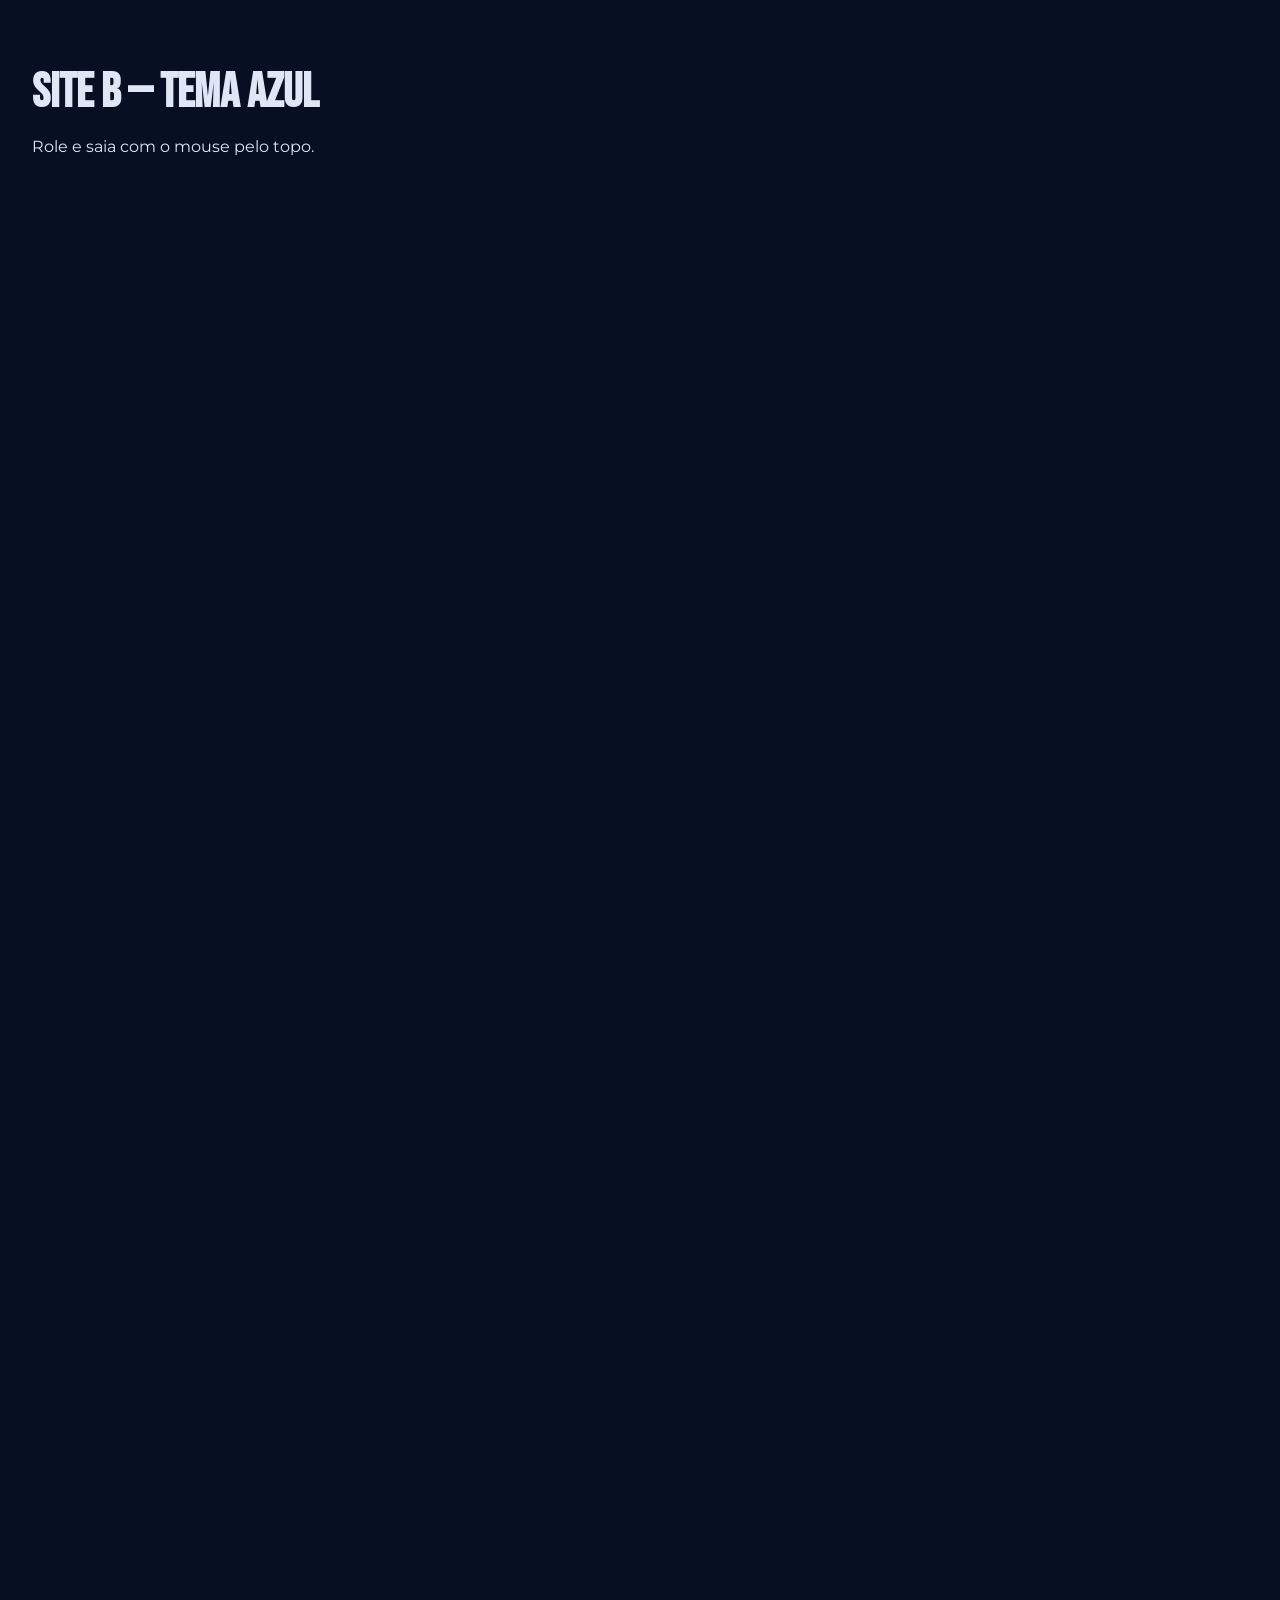
<file: exit-popup-kit/exemplo.html>
<!DOCTYPE html>
<html lang="pt-BR">
<head>
<meta charset="UTF-8" />
<meta name="viewport" content="width=device-width, initial-scale=1.0" />
<title>Demo — outro site</title>
<link href="https://fonts.googleapis.com/css2?family=Bebas+Neue&family=Montserrat:wght@400;700;800&display=swap" rel="stylesheet" />
<link rel="stylesheet" href="exit-popup.css" />
<style>
  body{margin:0;min-height:250vh;background:#071022;color:#dfe6f5;
       font-family:Montserrat,sans-serif;padding:4rem 2rem}
  h1{font-family:"Bebas Neue";font-size:3rem;margin:0}
  /* TEMA DO SITE B — só variáveis */
  .xp{
    --xp-accent:#2E8BE1;
    --xp-accent-soft:rgba(46,139,225,.16);
    --xp-accent-line:rgba(46,139,225,.40);
    --xp-bg:rgba(8,20,40,.94);
    --xp-cta:linear-gradient(180deg,#2E8BE1,#1B63A8);
    --xp-cta-shadow:0 12px 34px rgba(46,139,225,.4);
  }
</style>
</head>
<body>
  <h1>Site B — tema azul</h1>
  <p>Role e saia com o mouse pelo topo.</p>

  <!-- ===== EXIT POPUP ===== -->
  <div class="xp" id="xp-modal" hidden>
    <div class="xp__overlay" data-xp-close></div>
    <div class="xp__box" role="dialog" aria-modal="true" aria-labelledby="xp-title">
      <button type="button" class="xp__close" data-xp-close aria-label="Fechar">&times;</button>

      <span class="xp__eyebrow">Espera um pouco</span>
      <h2 class="xp__title" id="xp-title">Não desista do seu sonho de ser <span>PMPE</span>!</h2>
      <p class="xp__sub">Inscreva-se abaixo para receber:</p>

      <ul class="xp__benefits">
        <li>Comunidade com notícias diárias, materiais gratuitos, questões e descontos!</li>
      </ul>

      <form class="xp__form" novalidate>
        <div class="xp__field">
          <input type="text" name="nome" data-xp-rule="text" data-xp-msg="Informe seu nome completo."
                 placeholder="Nome completo" autocomplete="name" required />
          <span class="xp__error"></span>
        </div>
        <div class="xp__field">
          <input type="email" name="email" data-xp-rule="email"
                 placeholder="E-mail" autocomplete="email" required />
          <span class="xp__error"></span>
        </div>
        <div class="xp__field">
          <input type="text" name="telefone" data-xp-rule="phone" inputmode="tel"
                 placeholder="Seu WhatsApp (com DDD)" autocomplete="tel" required />
          <span class="xp__error"></span>
        </div>

        <button type="submit" class="xp__cta">Quero entrar na comunidade</button>

        <p class="xp__note">Cadastro gratuito • Seus dados estão seguros.</p>
        <p class="xp__success" role="status" hidden>✅ Inscrição confirmada!</p>
      </form>

      <button type="button" class="xp__decline" data-xp-close data-xp-decline>Não, quero continuar sem ajuda</button>
    </div>
  </div>

  <script src="exit-popup.js"></script>
</body>
</html>
</file>
<file: exit-popup-kit/exit-popup.css>
/* =========================================================
   EXIT POPUP — kit portátil
   Para adaptar a outro site, altere SOMENTE o bloco de
   variáveis abaixo. Nenhuma outra regra precisa ser tocada.
   ========================================================= */
.xp{
  --xp-accent:#E11733;                       /* cor de destaque */
  --xp-accent-soft:rgba(225,23,51,.14);      /* fundo do selo/benefícios */
  --xp-accent-line:rgba(225,23,51,.38);      /* borda do selo/benefícios */
  --xp-bg:rgba(10,16,32,.92);                /* fundo da caixa */
  --xp-text:#F5F5F5;                         /* texto principal */
  --xp-muted:#B9C0D0;                        /* texto secundário */
  --xp-line:rgba(255,255,255,.10);           /* bordas neutras */
  --xp-input-bg:rgba(255,255,255,.05);       /* fundo dos inputs */
  --xp-cta:linear-gradient(180deg,#16C34A,#0E9E39);   /* botão */
  --xp-cta-shadow:0 12px 34px rgba(14,158,57,.4);
  --xp-cta-text:#FFFFFF;
  --xp-radius:16px;
  --xp-font:"Montserrat",system-ui,sans-serif;
  --xp-font-title:"Bebas Neue","Montserrat",sans-serif;
  --xp-title-size:1.72rem;
  --xp-title-spacing:.01em;
}

/* ---------- estrutura ---------- */
.xp{position:fixed;inset:0;z-index:9000;display:flex;align-items:center;justify-content:center;
  padding:1.2rem;font-family:var(--xp-font);line-height:1.6}
.xp[hidden]{display:none}
.xp *{box-sizing:border-box}
.xp__overlay{position:absolute;inset:0;background:rgba(4,8,18,.82);backdrop-filter:blur(4px)}
.xp__box{position:relative;z-index:1;width:100%;max-width:440px;max-height:92vh;overflow-y:auto;
  background:var(--xp-bg);backdrop-filter:blur(10px);
  border:1px solid var(--xp-line);border-top:4px solid var(--xp-accent);
  border-radius:var(--xp-radius);padding:2rem 1.6rem 1.6rem;
  box-shadow:0 30px 80px rgba(0,0,0,.7);color:var(--xp-text);
  animation:xp-in .22s cubic-bezier(.22,1,.36,1) both}
@keyframes xp-in{from{opacity:0;transform:translateY(14px) scale(.98)}}

.xp__close{position:absolute;top:.7rem;right:.9rem;background:none;border:none;color:var(--xp-muted);
  font-size:1.8rem;line-height:1;cursor:pointer;padding:.2rem;transition:color .15s}
.xp__close:hover{color:var(--xp-text)}

/* ---------- conteúdo ---------- */
.xp__eyebrow{display:flex;align-items:center;gap:.5rem;width:fit-content;margin:0 auto 1rem;
  font-weight:800;font-size:.72rem;letter-spacing:.16em;text-transform:uppercase;
  color:var(--xp-accent);background:var(--xp-accent-soft);
  border:1px solid var(--xp-accent-line);padding:.42rem .95rem;border-radius:999px}
.xp__eyebrow::before{content:"";width:7px;height:7px;border-radius:50%;background:var(--xp-accent)}

.xp__title{font-family:var(--xp-font-title);font-weight:400;text-transform:uppercase;
  font-size:var(--xp-title-size);line-height:1.04;letter-spacing:var(--xp-title-spacing);
  text-align:center;text-wrap:balance;margin:0 0 .3rem}
.xp__title span{color:var(--xp-accent)}
.xp__sub{text-align:center;color:var(--xp-muted);font-size:.9rem;margin:0 0 .9rem}

.xp__benefits{list-style:none;margin:0 0 1.3rem;padding:1rem 1.1rem;
  background:linear-gradient(180deg,var(--xp-accent-soft),rgba(0,0,0,.18));
  border:1px solid var(--xp-accent-line);border-radius:14px}
.xp__benefits li{display:flex;align-items:flex-start;gap:.6rem;
  color:var(--xp-text);font-size:.92rem;line-height:1.45;text-align:left}
.xp__benefits li+li{margin-top:.55rem}
.xp__benefits li::before{content:"✓";color:var(--xp-accent);font-weight:800;flex:0 0 auto}

/* ---------- formulário ---------- */
.xp__form{width:100%;text-align:left}
.xp__field{margin-bottom:.85rem}
.xp__field input{width:100%;background:var(--xp-input-bg);border:1px solid var(--xp-line);
  border-radius:10px;color:var(--xp-text);font-family:inherit;font-size:1rem;padding:.9rem;
  transition:border-color .15s,box-shadow .15s}
.xp__field input::placeholder{color:var(--xp-muted);opacity:.75}
.xp__field input:focus{outline:none;border-color:var(--xp-accent);
  box-shadow:0 0 0 3px var(--xp-accent-soft)}
.xp__field input.is-invalid{border-color:#ff5b5b;box-shadow:0 0 0 3px rgba(255,91,91,.18)}
.xp__error{display:block;color:#ff8a8a;font-size:.76rem;margin-top:.3rem;min-height:1em}

.xp__cta{width:100%;margin-top:.4rem;font-family:inherit;font-weight:800;letter-spacing:.03em;
  text-transform:uppercase;cursor:pointer;border:none;border-radius:11px;padding:1.1rem 1.4rem;
  font-size:1rem;color:var(--xp-cta-text);background:var(--xp-cta);box-shadow:var(--xp-cta-shadow);
  transition:transform .15s,box-shadow .2s,filter .2s}
.xp__cta:hover{transform:translateY(-2px);filter:brightness(1.06)}
.xp__cta:active{transform:translateY(0)}
.xp__cta:disabled{opacity:.7;cursor:default;transform:none}
.xp__cta:focus-visible{outline:3px solid var(--xp-accent);outline-offset:3px}

.xp__note{text-align:center;font-size:.75rem;color:var(--xp-muted);margin:.8rem 0 0}
.xp__success{margin:1rem 0 0;padding:.85rem;background:var(--xp-accent-soft);
  border:1px solid var(--xp-accent);border-radius:10px;color:var(--xp-text);
  font-weight:600;font-size:.88rem;text-align:center}
.xp__success[hidden]{display:none}

.xp__decline{display:block;margin:.9rem auto 0;background:none;border:none;color:var(--xp-muted);
  font-family:inherit;font-size:.78rem;cursor:pointer;
  text-decoration:underline;text-underline-offset:3px;transition:color .15s}
.xp__decline:hover{color:var(--xp-text)}
.xp__decline:focus-visible{outline:2px solid var(--xp-accent);outline-offset:3px;border-radius:4px}

@media (prefers-reduced-motion:reduce){
  .xp__box{animation:none}
  .xp__cta{transition:none}
}
</file>
<file: styles.css>
/* =========================================================
   CPPEM · MENTORIA PMPE — venda direta aos três planos
   ---------------------------------------------------------
   Sistema visual herdado de ../../Venda Direta CPPEM/pmpeMentoria2,
   MentoriaPMPEePCPE, unificados e das lives: Oxanium + Rajdhani,
   ouro #AF9256 sobre preto #0A0A0B, fios de 1px em ouro
   translúcido, cantos chanfrados de operação, grão de impressão
   e brasas subindo pela viewport. O ember (#C4703F) continua de
   SUSSURRO: halo, clarão e fio — nunca texto corrido ou botão.

   O que é desta página:
     · a ABERTURA em duas batidas — "MENTORIA" vem de TRÁS de
       quem assiste e bate no vidro; "PMPE" sobe do fundo da
       tela, por trás, e colide embaixo dela. Faíscas e brasas
       em canvas (script.js · FX).
     · os DOIS MODELOS no mesmo documento: A (pré-edital) e
       B (edital lançado). Ver "MODELOS" logo abaixo.
     · os TRÊS PLANOS com o Supremo no centro, em promoção.
   ========================================================= */

/* ─── RESET ────────────────────────────────────────────── */
*, *::before, *::after { box-sizing: border-box; margin: 0; padding: 0; }

/* ─── TOKENS ───────────────────────────────────────────── */
:root {
  --gold:        #AF9256;
  --gold-light:  #C9AE7A;
  --gold-pale:   #F0DCB0;
  --gold-dark:   #8A7040;
  --gold-deep:   #5E4B29;

  --bg:   #0A0A0B;
  --bg-2: #111115;
  --bg-3: #18181E;
  --bg-4: #1F1F28;

  --border:        rgba(175,146,86,.18);
  --border-soft:   rgba(175,146,86,.10);
  --border-active: rgba(175,146,86,.55);

  --text:      #E8E4D9;
  --text-dim:  #ADA99B;
  --text-mute: #87847A;

  --danger:      #C25B52;
  --danger-lite: #E0786A;

  --ember: #C4703F;
  --halo:  rgba(196,112,63,.30);

  --font-title: 'Oxanium', system-ui, sans-serif;
  --font-ui:    'Rajdhani', system-ui, sans-serif;

  --nav-h: 76px;
  --ease:   cubic-bezier(.4,0,.2,1);
  --freada: cubic-bezier(.16,1.02,.3,1);
  --t:      .28s var(--ease);
  --maxw:   1180px;

  --hexr: polygon(50% 0%, 100% 25%, 100% 75%, 50% 100%, 0% 75%, 0% 25%);
  --chanfro: polygon(0 0, calc(100% - var(--cf, 16px)) 0, 100% var(--cf, 16px), 100% 100%, var(--cf, 16px) 100%, 0 calc(100% - var(--cf, 16px)));
}

/* ─── MODELOS ──────────────────────────────────────────────
   Um documento só. O <head> escreve data-modelo="a|b" no <html> antes
   do primeiro quadro; cada bloco exclusivo leva data-so="a" ou "b".
   NÃO crie seletor de componente por modelo: se algo muda de um para
   o outro, é um bloco data-so ou um slot no CONFIG do script.js. */
html[data-modelo="a"] [data-so="b"],
html[data-modelo="b"] [data-so="a"] { display: none !important; }

/* ─── BASE ─────────────────────────────────────────────── */
html {
  scroll-behavior: smooth;
  scroll-padding-top: calc(var(--nav-h) + 16px);
  -webkit-text-size-adjust: 100%;
}
body {
  background: var(--bg); color: var(--text);
  font-family: var(--font-ui); font-size: 17px; font-weight: 500; line-height: 1.65;
  overflow-x: hidden; position: relative;
}
body::before {
  content: ''; position: fixed; inset: 0; z-index: 210; pointer-events: none;
  opacity: .13; mix-blend-mode: overlay;
  background-image: url("data:image/svg+xml,%3Csvg xmlns='http://www.w3.org/2000/svg' width='140' height='140'%3E%3Cfilter id='n'%3E%3CfeTurbulence type='fractalNoise' baseFrequency='.85' numOctaves='3'/%3E%3C/filter%3E%3Crect width='100%25' height='100%25' filter='url(%23n)' opacity='.5'/%3E%3C/svg%3E");
}
img { max-width: 100%; height: auto; display: block; }
[hidden] { display: none !important; }
a { color: inherit; text-decoration: none; }
button { font: inherit; color: inherit; background: none; border: 0; cursor: pointer; }
strong, b { font-weight: 700; color: var(--text); }
::selection { background: var(--gold); color: #0B0A08; }
::-webkit-scrollbar { width: 10px; }
::-webkit-scrollbar-track { background: #0d0d0f; }
::-webkit-scrollbar-thumb { background: #2a2618; border: 2px solid #0d0d0f; border-radius: 6px; }
::-webkit-scrollbar-thumb:hover { background: var(--gold-deep); }
:focus-visible { outline: 2px solid var(--gold); outline-offset: 3px; }

.container { width: min(100% - 44px, var(--maxw)); margin-inline: auto; }
.center { text-align: center; }
.sr-only {
  position: absolute; width: 1px; height: 1px; padding: 0; margin: -1px;
  overflow: hidden; clip: rect(0 0 0 0); white-space: nowrap; border: 0;
}

.section {
  position: relative; padding: 110px 0; z-index: 2; overflow-x: clip;
  background:
    radial-gradient(900px 460px at 80% 6%,  rgba(196,112,63,.07), transparent 68%),
    radial-gradient(780px 420px at 14% 94%, rgba(175,146,86,.045), transparent 70%);
}
.section--alt { background: linear-gradient(180deg, #0C0C0E, #0F0F13 50%, #0C0C0E); }
.section::before {
  content: ''; position: absolute; inset: 0; z-index: 0; pointer-events: none;
  background: url("public/marca-pmpe.webp") -330px 50% / auto 660px no-repeat;
  opacity: .07;
  mask-image: linear-gradient(180deg, transparent, #000 18%, #000 82%, transparent);
  -webkit-mask-image: linear-gradient(180deg, transparent, #000 18%, #000 82%, transparent);
}
.section--alt::before {
  background: url("public/emblema-leao.webp") calc(100% + 250px) 50% / auto 620px no-repeat;
  opacity: .035;
}
.section--alt::after {
  content: ''; position: absolute; inset: 0; z-index: 1; pointer-events: none;
  background:
    linear-gradient(90deg, transparent, var(--border-active), transparent) top    / 100% 1px no-repeat,
    linear-gradient(90deg, transparent, var(--border-active), transparent) bottom / 100% 1px no-repeat;
}
.section > .container { position: relative; z-index: 2; }

/* ─── TIPOGRAFIA DE SEÇÃO ──────────────────────────────── */
.eyebrow {
  display: inline-flex; align-items: center; gap: 12px;
  font-size: 11px; font-weight: 700; letter-spacing: 5px;
  text-transform: uppercase; color: var(--gold);
}
.eyebrow::before, .eyebrow::after {
  content: ''; width: 34px; height: 1px;
  background: linear-gradient(90deg, transparent, var(--gold));
}
.eyebrow::after { background: linear-gradient(90deg, var(--gold), transparent); }
.eyebrow--alerta { color: var(--danger-lite); }
.eyebrow--alerta::before { background: linear-gradient(90deg, transparent, var(--danger-lite)); }
.eyebrow--alerta::after  { background: linear-gradient(90deg, var(--danger-lite), transparent); }

.section__head { text-align: center; max-width: 940px; margin: 0 auto 60px; }
.section__title {
  font-family: var(--font-title); font-size: clamp(30px, 4.6vw, 54px);
  font-weight: 800; line-height: 1.04; letter-spacing: 1px;
  text-transform: uppercase; color: var(--text); margin: 16px 0 0;
  text-wrap: balance;
}
.section__title::after {
  content: ''; display: block; width: 78px; height: 2px; margin: 22px auto 0;
  background: linear-gradient(90deg, transparent, var(--gold), transparent);
}
.section__title--left { font-size: clamp(26px, 3.4vw, 42px); }
.section__title--left::after { margin-inline: 0; }
.section__lead {
  max-width: 760px; margin: 22px auto 0; color: var(--text-dim);
  font-size: 17.5px; line-height: 1.7; text-wrap: pretty;
}
.section__lead strong { color: var(--gold-light); }

.gold {
  background: linear-gradient(180deg, var(--gold-pale), var(--gold) 55%, var(--gold-dark));
  -webkit-background-clip: text; background-clip: text; color: transparent;
}

/* ─── BRILHO (shine) ─────────────────────────────────────── */
@keyframes shine-sweep {
  0%   { transform: translateX(-160%) skewX(-22deg); }
  55%  { transform: translateX(320%)  skewX(-22deg); }
  100% { transform: translateX(320%)  skewX(-22deg); }
}
.shine { position: relative; overflow: hidden; }
.shine::after {
  content: ''; position: absolute; top: -60%; left: 0;
  width: 42%; height: 220%; z-index: 3; pointer-events: none;
  background: linear-gradient(90deg,
    transparent 0%, rgba(255,255,255,.10) 35%,
    rgba(255,255,255,.55) 50%, rgba(255,255,255,.10) 65%, transparent 100%);
  animation: shine-sweep 4.6s var(--ease) infinite;
}

/* ─── A LUZ NAS LETRAS ─────────────────────────────────── */
.luz {
  background-image:
    linear-gradient(100deg, transparent 0%, rgba(255,255,255,.92) 45%, rgba(255,255,255,.92) 55%, transparent 100%),
    linear-gradient(180deg, var(--gold-pale), var(--gold) 52%, var(--gold-dark));
  background-size: 55% 100%, 100% 100%;
  background-repeat: no-repeat;
  background-position: -80% 0, 0 0;
  -webkit-background-clip: text; background-clip: text; color: transparent;
}
@keyframes brilho-letras {
  0%   { background-position: -80% 0, 0 0; }
  38%  { background-position: 180% 0, 0 0; }
  100% { background-position: 180% 0, 0 0; }
}

/* ─── BOTÕES ───────────────────────────────────────────── */
.btn {
  position: relative; display: inline-flex; align-items: center; justify-content: center;
  gap: 12px; height: 52px; padding: 0 30px;
  font-size: 13.5px; font-weight: 700; letter-spacing: 2.4px;
  text-transform: uppercase; white-space: nowrap; text-align: center;
  border: 0; cursor: pointer; overflow: hidden; isolation: isolate;
  clip-path: polygon(0 0, calc(100% - 15px) 0, 100% 15px, 100% 100%, 15px 100%, 0 calc(100% - 15px));
  transition: transform var(--t), filter var(--t), background var(--t), color var(--t);
}
.btn > span { position: relative; z-index: 2; }
.btn svg { position: relative; z-index: 2; width: 18px; height: 18px; fill: none; stroke: currentColor; stroke-width: 2.2; stroke-linecap: round; stroke-linejoin: round; transition: transform var(--t); }
.btn:hover svg { transform: translateX(4px); }
.btn:active { transform: translateY(1px) scale(.995); }
.btn--gold {
  color: #0B0A08;
  background: linear-gradient(168deg, var(--gold-pale) 0%, var(--gold-light) 22%, var(--gold) 55%, var(--gold-dark) 100%);
  filter: drop-shadow(0 10px 24px rgba(175,146,86,.30));
}
.btn--gold::before {
  content: ''; position: absolute; inset: 1px; z-index: 1;
  background: linear-gradient(180deg, rgba(255,255,255,.42), transparent 45%);
  clip-path: inherit; pointer-events: none;
}
.btn--gold:hover { transform: translateY(-2px); filter: drop-shadow(0 16px 32px rgba(175,146,86,.52)) brightness(1.06); }
.btn--ghost {
  color: var(--gold-light); background: rgba(175,146,86,.05);
  box-shadow: inset 0 0 0 1px var(--border-active);
}
.btn--ghost:hover { color: #0B0A08; background: linear-gradient(168deg, var(--gold-light), var(--gold-dark)); transform: translateY(-2px); }
.btn--lg { height: 62px; padding: 0 44px; font-size: 15px; letter-spacing: 3px; }
.btn--block { width: 100%; }

/* =========================================================
   NAVBAR
   ========================================================= */
.progress {
  position: fixed; top: 0; left: 0; height: 2px; width: 0; z-index: 320;
  background: linear-gradient(90deg, var(--gold-deep), var(--gold), var(--gold-pale));
  box-shadow: 0 0 12px rgba(175,146,86,.7);
}
.header {
  position: fixed; top: 0; left: 0; right: 0; height: var(--nav-h); z-index: 300;
  display: flex; align-items: center;
  background: linear-gradient(180deg, rgba(10,10,11,.72), rgba(10,10,11,.30));
  backdrop-filter: blur(14px) saturate(130%);
  -webkit-backdrop-filter: blur(14px) saturate(130%);
  transition: height var(--t), background var(--t), box-shadow var(--t);
}
.header::after {
  content: ''; position: absolute; left: 0; right: 0; bottom: 0; height: 1px;
  background: linear-gradient(90deg, transparent, var(--border-active) 20%, var(--border-active) 80%, transparent);
  opacity: .55;
}
.header.is-stuck { height: 66px; background: rgba(9,9,10,.94); box-shadow: 0 14px 40px -18px rgba(0,0,0,.95); }
.header__inner { display: flex; align-items: center; gap: 22px; width: min(100% - 36px, 1320px); margin-inline: auto; }
.brand { display: flex; align-items: center; gap: 13px; flex-shrink: 0; }
.brand__leao { display: block; width: 42px; transition: width var(--t); }
.brand__leao img { width: 100%; filter: drop-shadow(0 2px 8px rgba(175,146,86,.28)); }
.header.is-stuck .brand__leao { width: 36px; }
.brand__nome {
  display: flex; flex-direction: column; line-height: 1;
  font-family: var(--font-title); font-size: 19px; font-weight: 800;
  letter-spacing: 3px; text-transform: uppercase;
}
.brand__nome i {
  margin-top: 4px; font-family: var(--font-ui); font-style: normal;
  font-size: 9.5px; font-weight: 700; letter-spacing: 2.6px; color: var(--gold);
}
.nav { display: flex; align-items: center; gap: 2px; margin-left: auto; }
.nav a {
  position: relative; padding: 10px 12px;
  font-size: 12.5px; font-weight: 700; letter-spacing: 2px;
  text-transform: uppercase; color: var(--text-dim); transition: color var(--t);
}
.nav a::after {
  content: ''; position: absolute; left: 12px; right: 12px; bottom: 4px; height: 1px;
  background: var(--gold); transform: scaleX(0); transform-origin: left; transition: transform var(--t);
}
.nav a:hover { color: var(--gold-light); }
.nav a:hover::after { transform: scaleX(1); }
.header .btn { height: 42px; padding: 0 20px; font-size: 11.5px; letter-spacing: 2px; margin-left: 8px; }

/* =========================================================
   HERO — o palco
   ========================================================= */
.hero {
  /* A marcação das duas batidas. MENTORIA: --m-vem + --m-voo = --m-impacto.
     PMPE: --p-vem + --p-voo = --p-impacto. Se a soma não fechar, o clarão
     acende antes de as letras chegarem. Esta é a versão CURTA (quem já viu
     na sessão); a cheia é redefinida em html.is-abertura .hero. */
  --m-vem: .1s;  --m-voo: .55s; --m-impacto: .65s;
  --p-vem: .75s; --p-voo: .5s;  --p-impacto: 1.25s;
  --resto: 1.45s;

  position: relative; z-index: 2;
  min-height: 100svh; display: flex; align-items: center;
  padding: calc(var(--nav-h) + 30px) 0 84px;
  overflow: hidden; text-align: center;
  isolation: isolate;
}
html.is-abertura .hero {
  --m-vem: .35s; --m-voo: .9s;  --m-impacto: 1.25s;
  --p-vem: 1.75s; --p-voo: .8s; --p-impacto: 2.55s;
  --resto: 2.85s;
}
html.is-entrando, html.is-entrando body { overflow: hidden; }
html.is-entrando .dock, html.is-entrando .float { display: none; }

.hero__bg { position: absolute; inset: -6% 0 0; will-change: transform; z-index: -3; }
.hero__bg i {
  position: absolute; inset: 0; display: block;
  background: url("public/bgatirador.webp") center 30% / cover no-repeat;
  transform: scale(1.04); opacity: .30;
  filter: grayscale(.55) contrast(1.06) brightness(.86);
}
.hero__veil {
  position: absolute; inset: 0; z-index: -2;
  background:
    radial-gradient(120% 90% at 50% 42%, rgba(10,10,11,.30) 0%, rgba(10,10,11,.84) 58%, rgba(10,10,11,.97) 100%),
    linear-gradient(180deg, rgba(10,10,11,.92) 0%, transparent 24%, transparent 62%, var(--bg) 100%);
}
.hero__grid {
  position: absolute; inset: 0; z-index: -2; pointer-events: none; opacity: .5;
  background-image:
    linear-gradient(rgba(175,146,86,.055) 1px, transparent 1px),
    linear-gradient(90deg, rgba(175,146,86,.055) 1px, transparent 1px);
  background-size: 74px 74px;
  mask-image: radial-gradient(ellipse at 50% 45%, #000 8%, transparent 70%);
  -webkit-mask-image: radial-gradient(ellipse at 50% 45%, #000 8%, transparent 70%);
}
.hero__scan {
  position: absolute; inset: 0; z-index: -2; pointer-events: none; opacity: .2;
  background: repeating-linear-gradient(180deg, rgba(255,255,255,.05) 0 1px, transparent 1px 4px);
}
.hero__dawn {
  position: absolute; left: 50%; bottom: -30%; transform: translateX(-50%); z-index: -2;
  width: 140%; height: 64%; pointer-events: none;
  background: radial-gradient(ellipse at 50% 100%, var(--halo), rgba(175,146,86,.07) 42%, transparent 70%);
  animation: dawn-respira 6s var(--ease) infinite;
}
@keyframes dawn-respira { 0%,100% { opacity: .8; } 50% { opacity: 1; } }
/* Modelo B: o horizonte arde mais — é alerta, não amanhecer */
html[data-modelo="b"] .hero__dawn {
  background: radial-gradient(ellipse at 50% 100%, rgba(196,112,63,.42), rgba(194,91,82,.10) 42%, transparent 70%);
}
/* o canvas das faíscas e brasas da hero (script.js · FX) */
.hero__fx { position: absolute; inset: 0; width: 100%; height: 100%; z-index: 3; pointer-events: none; }

/* a trinca no vidro da primeira batida — desenhada pelo script */
.trinca {
  position: absolute; inset: 0; width: 100%; height: 100%; z-index: 6; pointer-events: none;
  overflow: visible; animation: trinca-some 1.9s var(--ease) forwards;
}
.trinca path {
  fill: none; stroke: var(--gold-pale); stroke-width: 1.4; stroke-linecap: round;
  filter: drop-shadow(0 0 4px rgba(240,220,176,.9));
  stroke-dasharray: var(--len); stroke-dashoffset: var(--len);
  animation: trinca-corre .22s cubic-bezier(.2,.8,.3,1) forwards;
}
.trinca path.fina { stroke-width: .7; opacity: .7; }
@keyframes trinca-corre { to { stroke-dashoffset: 0; } }
@keyframes trinca-some  { 0%, 35% { opacity: 1; } 100% { opacity: 0; } }

/* o tranco: a CENA leva o baque. Sem fill-mode: as duas batidas moram no
   mesmo elemento, e o `backwards` da segunda congelaria a primeira. */
.hero__stage {
  position: relative; z-index: 4; width: 100%;
  animation:
    tranco  .46s var(--ease) var(--m-impacto),
    tranco2 .6s  var(--ease) var(--p-impacto);
}
@keyframes tranco {
  0%   { transform: none; }
  12%  { transform: translate3d(-10px, 6px, 0) scale(1.012); }
  26%  { transform: translate3d(9px, -6px, 0); }
  42%  { transform: translate3d(-6px, -3px, 0); }
  58%  { transform: translate3d(5px, 4px, 0); }
  74%  { transform: translate3d(-3px, -2px, 0); }
  100% { transform: none; }
}
@keyframes tranco2 {
  0%   { transform: none; }
  10%  { transform: translate3d(0, 14px, 0) scale(1.02); }
  24%  { transform: translate3d(-8px, -9px, 0); }
  40%  { transform: translate3d(9px, 5px, 0); }
  56%  { transform: translate3d(-6px, -4px, 0); }
  72%  { transform: translate3d(3px, 2px, 0); }
  100% { transform: none; }
}

/* ─── a cascata depois das duas batidas ─────────────────── */
@keyframes rise { from { opacity: 0; transform: translateY(26px); } to { opacity: 1; transform: none; } }
.hero .anim { opacity: 0; animation: rise .8s var(--ease) both; }
.hero .anim.d1 { animation-delay: calc(var(--resto) + .0s); }
.hero .anim.d2 { animation-delay: calc(var(--resto) + .12s); }
.hero .anim.d3 { animation-delay: calc(var(--resto) + .24s); }
.hero .anim.d4 { animation-delay: calc(var(--resto) + .36s); }
.hero .anim.d5 { animation-delay: calc(var(--resto) + .48s); }
/* o alerta do topo entra ANTES do título: é o gancho que prepara a batida */
.hero .anim.d0 { animation: alerta-entra .7s var(--freada) .05s both; }
@keyframes alerta-entra { from { opacity: 0; transform: translateY(-18px) scale(.94); letter-spacing: 8px; } to { opacity: 1; transform: none; } }

/* ─── o alerta (chip) ──────────────────────────────────── */
.alerta {
  display: inline-flex; align-items: center; gap: 12px;
  height: 38px; padding: 0 18px 0 14px;
  font-size: 12px; font-weight: 700; letter-spacing: 3px; text-transform: uppercase;
  color: var(--gold-light); background: rgba(175,146,86,.07);
  box-shadow: inset 0 0 0 1px var(--border-active);
  clip-path: polygon(0 0, calc(100% - 10px) 0, 100% 10px, 100% 100%, 10px 100%, 0 calc(100% - 10px));
}
.alerta__ponto { position: relative; width: 9px; height: 9px; border-radius: 50%; background: var(--gold-light); box-shadow: 0 0 10px var(--gold); }
.alerta__ponto::after {
  content: ''; position: absolute; inset: -5px; border-radius: 50%;
  border: 1px solid currentColor; color: var(--gold-light);
  animation: ponto-pulsa 1.6s var(--ease) infinite;
}
@keyframes ponto-pulsa { from { transform: scale(.4); opacity: 1; } to { transform: scale(2); opacity: 0; } }
.alerta--b { color: #F2B0A4; background: rgba(194,91,82,.10); box-shadow: inset 0 0 0 1px rgba(224,120,106,.55); }
.alerta--b .alerta__ponto { background: var(--danger-lite); box-shadow: 0 0 12px var(--danger-lite); }
.alerta--b .alerta__ponto::after { color: var(--danger-lite); animation-duration: 1.05s; }
.alerta b { color: inherit; }
.alerta__sep { width: 1px; height: 14px; background: currentColor; opacity: .35; }

/* =========================================================
   O TÍTULO — MENTORIA + PMPE, as duas batidas
   ---------------------------------------------------------
   Três níveis por palavra, cada um com UMA responsabilidade:
     .titulo__m / .titulo__p      o VOO (de onde vem)
     .titulo__m-in / .titulo__p-in o BAQUE (o que a batida faz nela)
     .luz                          o brilho correndo nas letras
   Separar é o que deixa as animações se somarem: transform num nível
   só faria a segunda substituir a primeira.
   ========================================================= */
.titulo {
  position: relative; margin: clamp(14px, 2.4vh, 26px) auto 0;
  font-family: var(--font-title); font-weight: 800; text-transform: uppercase;
  line-height: .86; color: var(--text);
}
.titulo__palco {
  position: relative; display: inline-flex; flex-direction: column; align-items: center;
  /* a perspectiva é o que faz "de trás de quem assiste" e "do fundo da tela"
     existirem: sem ela, translateZ não tem para onde ir */
  perspective: 900px; perspective-origin: 50% 40%;
}
.titulo__m, .titulo__p { display: block; position: relative; }
.titulo__m-in, .titulo__p-in { display: block; position: relative; }

.titulo__m {
  font-size: clamp(38px, min(9.4vw, 13.5vh), 124px);
  letter-spacing: .09em; text-indent: .09em;
  z-index: 3;
}
.titulo__m .luz {
  filter: drop-shadow(0 6px 26px rgba(0,0,0,.75));
  animation: brilho-letras 5.5s var(--ease) calc(var(--resto) + .2s) infinite;
}
.titulo__p {
  font-size: clamp(92px, min(21vw, 30vh), 262px);
  letter-spacing: .015em; margin-top: -.035em;
  z-index: 2;
}
.titulo__p .luz {
  background-image:
    linear-gradient(100deg, transparent 0%, rgba(255,255,255,.95) 45%, rgba(255,255,255,.95) 55%, transparent 100%),
    linear-gradient(180deg, #FFF3D6 0%, var(--gold-pale) 18%, var(--gold) 55%, var(--gold-dark) 80%, var(--gold-deep) 100%);
  filter: drop-shadow(0 10px 40px rgba(0,0,0,.8)) drop-shadow(0 0 28px rgba(196,112,63,.32));
  animation: brilho-letras 5.5s var(--ease) calc(var(--resto) + .9s) infinite;
}
/* Rede de segurança: o Chrome deixa de pintar background-clip:text quando
   promove a palavra a camada própria — e é o que acontece com o MENTORIA
   enquanto o PMPE voa em 3D ao lado. Por baixo da .luz fica a mesma palavra
   em ouro chapado: com a luz pintando, ela some atrás; sem, ela segura. */
.titulo__m-in::before {
  content: attr(data-txt); position: absolute; inset: 0; z-index: -1;
  color: var(--gold); text-shadow: 0 1px 0 var(--gold-pale);
}
/* o contorno fino por trás do PMPE: dá corpo de metal às letras vazadas */
.titulo__p-in::before {
  content: attr(data-txt); position: absolute; inset: 0; z-index: -1;
  color: transparent; -webkit-text-stroke: 2px rgba(240,220,176,.18);
  transform: translate(0, 6px); filter: blur(.5px);
}

/* o brasão da PMPE, fantasma atrás das letras. Acende na segunda batida. */
.titulo__brasao {
  position: absolute; left: 50%; top: 58%; z-index: 0; pointer-events: none;
  width: clamp(220px, 34vw, 440px); aspect-ratio: 357 / 419;
  transform: translate(-50%, -50%); opacity: .11;
  animation: brasao-acende 1.4s var(--ease) var(--p-impacto) backwards;
}
.titulo__brasao img { width: 100%; height: 100%; object-fit: contain; filter: sepia(.4) saturate(.6) brightness(1.2); }
@keyframes brasao-acende {
  0%   { opacity: 0;   transform: translate(-50%, -50%) scale(.7); filter: brightness(3); }
  22%  { opacity: .45; }
  100% { opacity: .11; transform: translate(-50%, -50%) scale(1); filter: brightness(1); }
}
.titulo__brasao::after {
  content: ''; position: absolute; inset: -30%; border-radius: 50%; z-index: -1;
  background: radial-gradient(circle, var(--halo), transparent 64%);
  animation: halo-respira 5.4s var(--ease) infinite;
}
@keyframes halo-respira { 0%,100% { opacity: .75; transform: scale(1); } 50% { opacity: 1; transform: scale(1.06); } }

/* ─── 1ª batida: MENTORIA vem de TRÁS de quem assiste ─────
   Nasce gigante, desfocada e estourada de luz, acima da linha dos olhos —
   é o que passa pela cabeça de quem está olhando a tela — e acelera até
   bater no vidro, no centro. Aceleração (ease-in) e não freada: massa que
   BATE não desacelera antes do impacto. */
.titulo__m { animation: m-voa var(--m-voo) cubic-bezier(.55,0,.9,.32) var(--m-vem) both; }
@keyframes m-voa {
  0%   { opacity: 0; transform: translate3d(0, -22vh, 0) scale(6.5) rotateX(26deg); filter: blur(26px) brightness(2.4); letter-spacing: .5em; }
  22%  { opacity: .85; }
  100% { opacity: 1;   transform: none; filter: blur(0) brightness(1); letter-spacing: .09em; }
}
.titulo__m-in { animation: m-baque .55s var(--freada) var(--m-impacto) both, m-empurrao .6s var(--freada) var(--p-impacto); }
@keyframes m-baque {
  0%   { transform: scale(1.14, .78); }
  30%  { transform: scale(.95, 1.07); }
  60%  { transform: scale(1.02, .98); }
  100% { transform: none; }
}
/* quando o PMPE bate por baixo, o MENTORIA leva o empurrão para cima */
@keyframes m-empurrao {
  0%   { transform: none; }
  18%  { transform: translateY(-.16em) scale(1.03); }
  48%  { transform: translateY(.04em); }
  100% { transform: none; }
}

/* ─── 2ª batida: PMPE sobe do FUNDO da tela, por trás ─────
   Nasce longe (translateZ negativo, pequeno e escuro), abaixo da linha do
   título e inclinado para trás, e vem subindo e se aproximando até colidir
   por baixo do MENTORIA. */
.titulo__p { animation: p-sobe var(--p-voo) cubic-bezier(.5,0,.85,.34) var(--p-vem) both; transform-origin: 50% 100%; }
@keyframes p-sobe {
  0%   { opacity: 0; visibility: hidden; transform: translate3d(0, 70vh, -2200px) rotateX(-62deg); filter: brightness(.12) blur(8px); }
  1%   { visibility: visible; }
  30%  { opacity: 1; }
  100% { opacity: 1; transform: none; filter: brightness(1) blur(0); }
}
.titulo__p-in { animation: p-assenta .6s var(--freada) var(--p-impacto) both; transform-origin: 50% 0; }
@keyframes p-assenta {
  0%   { transform: scale(1.08, .82) translateY(.04em); }
  32%  { transform: scale(.97, 1.05); }
  64%  { transform: scale(1.01, .99); }
  100% { transform: none; }
}

/* ─── o que sai de cada batida ──────────────────────────── */
.impacto { position: absolute; left: 50%; top: 50%; pointer-events: none; display: block; opacity: 0; }
/* clarão de tela: 130vmax, só a hero apara */
.impacto--clarao {
  width: 130vmax; height: 130vmax; transform: translate(-50%, -50%);
  background: radial-gradient(circle, #FFF6DE 0%, rgba(255,231,176,.85) 6%, rgba(196,112,63,.45) 15%, transparent 42%);
  mix-blend-mode: screen;
}
.titulo__m .impacto--clarao { animation: clarao-tela .7s var(--ease) var(--m-impacto) forwards; }
.titulo__p .impacto--clarao { top: 0; animation: clarao-tela .8s var(--ease) var(--p-impacto) forwards; }
@keyframes clarao-tela {
  0%   { opacity: 0; transform: translate(-50%, -50%) scale(.1); }
  12%  { opacity: 1; transform: translate(-50%, -50%) scale(.42); }
  100% { opacity: 0; transform: translate(-50%, -50%) scale(1.5); }
}
/* anéis hexagonais — a forma dos medalhões */
.impacto--onda {
  width: 260px; height: 260px;
  box-shadow: inset 0 0 0 3px var(--gold-pale);
  clip-path: var(--hexr);
}
.titulo__m .impacto--onda   { animation: onda-hex .6s cubic-bezier(.12,.7,.3,1) var(--m-impacto) forwards; }
.titulo__m .impacto--onda.o2 { animation-delay: calc(var(--m-impacto) + .1s); animation-duration: .74s; }
.titulo__p .impacto--onda    { top: 0; animation: onda-hex .7s cubic-bezier(.12,.7,.3,1) var(--p-impacto) forwards; }
.titulo__p .impacto--onda.o2 { animation-delay: calc(var(--p-impacto) + .12s); animation-duration: .85s; box-shadow: inset 0 0 0 3px var(--ember); }
@keyframes onda-hex {
  0%   { opacity: .95; transform: translate(-50%, -50%) scale(.14); }
  30%  { opacity: .4; }
  52%  { opacity: 0; }
  100% { opacity: 0;   transform: translate(-50%, -50%) scale(7); }
}
/* a lâmina que rasga a tela na linha de junção das duas palavras */
.impacto--risco {
  top: 0; width: 200vw; height: 3px;
  background: linear-gradient(90deg, transparent, var(--gold-pale) 30%, #FFF6DE 50%, var(--gold-pale) 70%, transparent);
  box-shadow: 0 0 26px 5px rgba(240,220,176,.6);
  animation: risco .62s var(--ease) var(--p-impacto) forwards;
}
@keyframes risco {
  0%   { opacity: 0; transform: translate(-50%, -50%) scaleX(.02) scaleY(2.4); }
  14%  { opacity: 1; transform: translate(-50%, -50%) scaleX(.55) scaleY(1.6); }
  100% { opacity: 0; transform: translate(-50%, -50%) scaleX(1.4) scaleY(.25); }
}
/* a costura que fica: um fio de ouro entre as palavras, aceso pela 2ª batida */
.titulo__costura {
  position: absolute; left: 50%; top: 0; z-index: 4; pointer-events: none;
  width: min(70vw, 760px); height: 2px; transform: translate(-50%, -50%);
  background: linear-gradient(90deg, transparent, var(--gold) 20%, var(--gold-pale) 50%, var(--gold) 80%, transparent);
  box-shadow: 0 0 18px 2px rgba(240,220,176,.45);
  opacity: 0; animation: costura-acende .9s var(--ease) calc(var(--p-impacto) + .05s) forwards;
}
@keyframes costura-acende {
  0%   { opacity: 0; transform: translate(-50%, -50%) scaleX(0); filter: brightness(3); }
  40%  { opacity: 1; transform: translate(-50%, -50%) scaleX(1.05); }
  100% { opacity: .55; transform: translate(-50%, -50%) scaleX(1); filter: brightness(1); }
}

/* ─── o carimbo do Modelo B ─────────────────────────────── */
.carimbo {
  position: absolute; right: -6%; bottom: 8%; z-index: 6;
  display: inline-flex; flex-direction: column; align-items: center; gap: 2px;
  padding: 10px 18px 9px;
  font-family: var(--font-title); font-weight: 800; text-transform: uppercase; line-height: 1;
  color: #FF9C88; letter-spacing: .12em;
  border: 3px solid currentColor; outline: 1px solid currentColor; outline-offset: 3px;
  transform: rotate(-11deg);
  /* fundo SÓLIDO: ele cai em cima das letras claras do PMPE, e com fundo
     translúcido o ouro atravessava e o texto sumia */
  background: linear-gradient(180deg, rgba(34,9,7,.96), rgba(20,5,4,.96));
  text-shadow: 0 0 14px rgba(255,120,100,.45);
  box-shadow: 0 0 0 2px rgba(10,10,11,.9), 0 10px 40px rgba(0,0,0,.7), 0 0 40px rgba(194,91,82,.35);
  /* tinta falhada: LEVE — só pontinhos, sem comer as letras */
  -webkit-mask-image: url("data:image/svg+xml,%3Csvg xmlns='http://www.w3.org/2000/svg' width='200' height='200'%3E%3Cfilter id='n'%3E%3CfeTurbulence type='fractalNoise' baseFrequency='.9' numOctaves='2'/%3E%3CfeColorMatrix values='0 0 0 0 0 0 0 0 0 0 0 0 0 0 0 0 0 0 -1.1 1.62'/%3E%3C/filter%3E%3Crect width='100%25' height='100%25' filter='url(%23n)'/%3E%3C/svg%3E");
  mask-image: url("data:image/svg+xml,%3Csvg xmlns='http://www.w3.org/2000/svg' width='200' height='200'%3E%3Cfilter id='n'%3E%3CfeTurbulence type='fractalNoise' baseFrequency='.9' numOctaves='2'/%3E%3CfeColorMatrix values='0 0 0 0 0 0 0 0 0 0 0 0 0 0 0 0 0 0 -1.1 1.62'/%3E%3C/filter%3E%3Crect width='100%25' height='100%25' filter='url(%23n)'/%3E%3C/svg%3E");
  animation: carimba .5s cubic-bezier(.3,1.4,.5,1) calc(var(--p-impacto) + .45s) both;
}
.carimbo b { font-size: clamp(15px, 2vw, 26px); color: inherit; }
.carimbo small { font-size: clamp(9px, .9vw, 11px); letter-spacing: .32em; font-family: var(--font-ui); opacity: .9; }
@keyframes carimba {
  0%   { opacity: 0; transform: rotate(-24deg) scale(2.8); filter: blur(6px); }
  60%  { opacity: 1; transform: rotate(-9deg) scale(.94); filter: blur(0); }
  80%  { transform: rotate(-11.5deg) scale(1.03); }
  100% { opacity: 1; transform: rotate(-11deg) scale(1); }
}

/* ─── o texto da dobra ──────────────────────────────────── */
.hero__gancho {
  margin: clamp(18px, 3vh, 30px) auto 0; max-width: 820px;
  font-family: var(--font-title); font-size: clamp(19px, 2.3vw, 28px); font-weight: 700;
  line-height: 1.22; letter-spacing: .3px; color: var(--text); text-wrap: balance;
}
.hero__gancho em { font-style: normal; color: var(--gold-light); }
html[data-modelo="b"] .hero__gancho em { color: #F2A596; }
.hero__sub {
  margin: 14px auto 0; max-width: 680px;
  font-size: clamp(15.5px, 1.5vw, 18px); color: var(--text-dim); line-height: 1.6; text-wrap: pretty;
}
.hero__cta { display: flex; flex-wrap: wrap; gap: 14px; justify-content: center; margin-top: clamp(22px, 3.4vh, 34px); }
.hero__ficha {
  display: inline-flex; flex-wrap: wrap; justify-content: center; margin-top: clamp(24px, 3.6vh, 38px);
  box-shadow: inset 0 0 0 1px var(--border); background: rgba(10,10,11,.55);
  clip-path: polygon(0 0, calc(100% - 12px) 0, 100% 12px, 100% 100%, 12px 100%, 0 calc(100% - 12px));
}
.ficha__item { padding: 12px 26px; text-align: center; position: relative; }
.ficha__item + .ficha__item::before {
  content: ''; position: absolute; left: 0; top: 22%; bottom: 22%; width: 1px;
  background: linear-gradient(180deg, transparent, var(--border-active), transparent);
}
.ficha__item b { display: block; font-family: var(--font-title); font-size: 21px; line-height: 1.1; color: var(--gold-light); }
.ficha__item span { display: block; font-size: 10.5px; font-weight: 700; letter-spacing: 2.2px; text-transform: uppercase; color: var(--text-mute); }

.scroller { position: absolute; left: 50%; bottom: 22px; margin-left: -11px; z-index: 5; }
.scroller i { position: relative; display: block; width: 22px; height: 34px; box-shadow: inset 0 0 0 1px var(--border-active); border-radius: 12px; }
.scroller i::after {
  content: ''; position: absolute; left: 50%; top: 7px; transform: translateX(-50%);
  width: 3px; height: 6px; border-radius: 2px; background: var(--gold);
  animation: scrolldot 1.9s var(--ease) infinite;
}
@keyframes scrolldot { 0%{opacity:0;top:7px} 40%{opacity:1} 80%{opacity:0;top:20px} 100%{opacity:0} }

.hero__pular {
  position: absolute; right: 18px; bottom: calc(22px + env(safe-area-inset-bottom)); z-index: 8;
  display: none; align-items: center; gap: 8px; height: 38px; padding: 0 16px;
  font-size: 11px; font-weight: 700; letter-spacing: 2.4px; text-transform: uppercase;
  color: var(--text-mute);
  box-shadow: inset 0 0 0 1px var(--border);
  clip-path: polygon(0 0, calc(100% - 9px) 0, 100% 9px, 100% 100%, 9px 100%, 0 calc(100% - 9px));
  transition: color var(--t), box-shadow var(--t);
}
html.is-entrando .hero__pular { display: inline-flex; }
.hero__pular:hover { color: var(--gold-light); box-shadow: inset 0 0 0 1px var(--border-active); }
.hero__pular svg { width: 14px; height: 14px; fill: none; stroke: currentColor; stroke-width: 2.2; }
.hero__tempo {
  position: absolute; left: 0; bottom: 0; z-index: 8; display: none;
  width: 100%; height: 2px; transform-origin: left; transform: scaleX(0);
  background: linear-gradient(90deg, var(--gold-deep), var(--gold), var(--gold-pale));
  box-shadow: 0 0 12px rgba(175,146,86,.7);
  animation: tempo calc(var(--resto) + .9s) linear forwards;
}
html.is-entrando .hero__tempo { display: block; }
@keyframes tempo { to { transform: scaleX(1); } }

/* pulou no meio: tudo no estado final, no mesmo quadro */
html.is-pulado .hero *,
html.is-pulado .hero__stage { animation-duration: 0s !important; animation-delay: 0s !important; }
html.is-pulado .titulo__m .luz,
html.is-pulado .titulo__p .luz { animation: brilho-letras 5.5s var(--ease) .4s infinite !important; }
html.is-pulado .alerta__ponto::after { animation: ponto-pulsa 1.6s var(--ease) infinite !important; }
html.is-pulado .titulo__brasao::after { animation: halo-respira 5.4s var(--ease) infinite !important; }
html.is-pulado .scroller i::after { animation: scrolldot 1.9s var(--ease) infinite !important; }
html.is-pulado .hero__dawn { animation: dawn-respira 6s var(--ease) infinite !important; }
html.is-pulado .hero .shine::after { animation: shine-sweep 4.6s var(--ease) infinite !important; }

/* =========================================================
   FAIXA CORRIDA
   ========================================================= */
.strip { position: relative; z-index: 2; overflow: hidden; padding: 15px 0; background: #0C0C0F; border-block: 1px solid var(--border); }
.strip__track { display: flex; width: max-content; gap: 46px; animation: marquee 38s linear infinite; }
.strip__track span {
  display: inline-flex; align-items: center; gap: 46px; white-space: nowrap;
  font-family: var(--font-title); font-size: 12.5px; font-weight: 700;
  letter-spacing: 3.4px; text-transform: uppercase; color: var(--text-mute);
}
.strip__track span::after { content: ''; width: 5px; height: 5px; background: var(--gold); transform: rotate(45deg); }
@keyframes marquee { to { transform: translateX(-50%); } }
html[data-modelo="b"] .strip { background: linear-gradient(90deg, #140c0b, #0C0C0F 30%, #0C0C0F 70%, #140c0b); }

/* =========================================================
   O RELÓGIO — modelo A: a corrida contra o edital
   ========================================================= */
.corrida {
  position: relative; padding: 40px clamp(20px, 4vw, 48px) 44px;
  background: linear-gradient(180deg, rgba(24,24,30,.85), rgba(12,12,15,.9));
  box-shadow: inset 0 0 0 1px var(--border);
  clip-path: polygon(0 0, calc(100% - 22px) 0, 100% 22px, 100% 100%, 22px 100%, 0 calc(100% - 22px));
}
.corrida__eixo { position: relative; height: 54px; margin: 0 0 18px 190px; }
.corrida__eixo::before {
  content: ''; position: absolute; left: 0; right: 0; top: 36px; height: 1px;
  background: linear-gradient(90deg, var(--gold), var(--border-active) 60%, var(--danger-lite));
}
.marco { position: absolute; top: 0; transform: translateX(-50%); text-align: center; white-space: nowrap; }
.marco:first-child { transform: none; text-align: left; }
.marco:last-child  { transform: translateX(-100%); text-align: right; }
.marco b { display: block; font-family: var(--font-title); font-size: 13px; letter-spacing: 2.4px; text-transform: uppercase; color: var(--gold-light); }
.marco span { font-size: 11px; font-weight: 700; letter-spacing: 1.6px; text-transform: uppercase; color: var(--text-mute); }
.marco::after {
  content: ''; position: absolute; top: 31px; width: 11px; height: 11px;
  background: var(--bg); box-shadow: inset 0 0 0 2px var(--gold); transform: rotate(45deg);
}
.marco:first-child::after { left: -5px; }
.marco:nth-child(2)::after { left: calc(50% - 5.5px); box-shadow: inset 0 0 0 2px var(--gold-pale), 0 0 12px var(--gold); }
.marco:last-child::after  { right: -5px; box-shadow: inset 0 0 0 2px var(--danger-lite); }

.raia { display: grid; grid-template-columns: 190px 1fr; align-items: center; gap: 0; }
.raia + .raia { margin-top: 16px; }
.raia__quem { padding-right: 18px; }
.raia__quem b { display: block; font-family: var(--font-title); font-size: 15px; letter-spacing: 1px; text-transform: uppercase; line-height: 1.15; }
.raia__quem span { font-size: 12.5px; color: var(--text-mute); letter-spacing: .5px; }
.raia__pista { position: relative; height: 58px; background: rgba(255,255,255,.025); box-shadow: inset 0 0 0 1px var(--border-soft); }
.raia__barra {
  position: absolute; top: 6px; bottom: 6px; display: flex; gap: 3px;
  transform-origin: left; transform: scaleX(0); transition: transform 1.6s var(--freada);
}
.corrida.is-on .raia__barra { transform: scaleX(1); }
.corrida.is-on .raia--nao .raia__barra { transition-delay: .7s; transition-duration: .7s; transition-timing-function: cubic-bezier(.7,0,.3,1); }
.raia--sim .raia__barra { left: 0; right: 0; }
/* quem espera começa no edital (58%) — o eixo inteiro é o mesmo */
.raia--nao .raia__barra { left: 58%; right: 0; }
.fase {
  flex: 1; display: flex; align-items: center; justify-content: center; min-width: 0;
  font-size: 11.5px; font-weight: 700; letter-spacing: 1.6px; text-transform: uppercase;
  color: #0B0A08; overflow: hidden; white-space: nowrap; padding: 0 6px;
  background: linear-gradient(168deg, var(--gold-pale), var(--gold) 60%, var(--gold-dark));
}
.fase:nth-child(2) { background: linear-gradient(168deg, var(--gold-light), var(--gold) 60%, var(--gold-dark)); }
.fase:nth-child(3) { background: linear-gradient(168deg, var(--gold), var(--gold-dark)); color: #120f09; }
.fase:nth-child(4) { background: linear-gradient(168deg, var(--gold-pale), #FFF1CF); }
.raia--nao .fase {
  color: #FFE9E4;
  background: repeating-linear-gradient(-45deg, rgba(194,91,82,.75) 0 10px, rgba(150,60,54,.75) 10px 20px);
  text-shadow: 0 1px 2px rgba(0,0,0,.6);
}
.raia__fim {
  position: absolute; right: 10px; top: 50%; transform: translateY(-50%);
  font-size: 11px; font-weight: 700; letter-spacing: 1.6px; text-transform: uppercase;
  opacity: 0; transition: opacity .5s var(--ease) 1.6s;
}
.corrida.is-on .raia__fim { opacity: 1; }
.corrida__nota { margin-top: 26px; text-align: center; color: var(--text-dim); font-size: 16px; }
.corrida__nota strong { color: var(--gold-light); }

/* =========================================================
   O RELÓGIO — modelo B: a linha do edital
   ========================================================= */
.linha-edital { position: relative; display: grid; grid-template-columns: repeat(5, 1fr); gap: 0; }
.linha-edital::before {
  content: ''; position: absolute; left: 10%; right: 10%; top: 27px; height: 2px;
  background: linear-gradient(90deg, var(--danger-lite), var(--gold) 20%, var(--border-active) 100%);
}
.passo { position: relative; text-align: center; padding: 0 10px; }
.passo__pip {
  position: relative; z-index: 1; display: grid; place-items: center;
  width: 56px; height: 56px; margin: 0 auto 16px;
  font-family: var(--font-title); font-weight: 800; font-size: 16px; color: var(--gold-light);
  background: var(--bg-2); clip-path: var(--hexr);
  box-shadow: inset 0 0 0 2px var(--border-active);
}
.passo--agora .passo__pip { color: #0B0A08; background: linear-gradient(168deg, #F7B7A9, var(--danger-lite) 55%, var(--danger)); }
.passo--agora .passo__pip::after {
  content: ''; position: absolute; inset: -10px; clip-path: var(--hexr);
  background: rgba(224,120,106,.35); z-index: -1; animation: ponto-pulsa 1.4s var(--ease) infinite;
}
.passo b { display: block; font-family: var(--font-title); font-size: 15px; letter-spacing: 1px; text-transform: uppercase; }
.passo > span:not(.passo__pip) { display: block; margin-top: 4px; font-size: 13.5px; color: var(--text-mute); line-height: 1.4; }
.passo__data { margin-top: 8px !important; font-weight: 700; letter-spacing: 1.4px; text-transform: uppercase; font-size: 11.5px !important; color: var(--gold) !important; }
.passo--agora .passo__data { color: var(--danger-lite) !important; }

.contagem {
  display: flex; flex-wrap: wrap; align-items: center; justify-content: center; gap: 22px;
  margin: 48px auto 0; padding: 22px 28px; max-width: 760px;
  background: linear-gradient(180deg, rgba(194,91,82,.10), rgba(12,12,15,.8));
  box-shadow: inset 0 0 0 1px rgba(224,120,106,.4);
  clip-path: polygon(0 0, calc(100% - 16px) 0, 100% 16px, 100% 100%, 16px 100%, 0 calc(100% - 16px));
}
.contagem__rot { font-size: 12px; font-weight: 700; letter-spacing: 3px; text-transform: uppercase; color: #F2A596; }
.contagem__num { display: flex; gap: 10px; }
.contagem__num div { min-width: 70px; text-align: center; }
.contagem__num b { display: block; font-family: var(--font-title); font-size: 38px; line-height: 1; color: var(--text); font-variant-numeric: tabular-nums; }
.contagem__num span { font-size: 10.5px; font-weight: 700; letter-spacing: 2px; text-transform: uppercase; color: var(--text-mute); }

/* ─── motivos (os dois modelos) ─────────────────────────── */
.motivos { display: grid; grid-template-columns: repeat(3, 1fr); gap: 18px; margin-top: 56px; }
.motivo {
  position: relative; padding: 30px 26px 28px;
  background: linear-gradient(180deg, rgba(24,24,30,.9), rgba(14,14,18,.9));
  box-shadow: inset 0 0 0 1px var(--border);
  clip-path: polygon(0 0, calc(100% - 16px) 0, 100% 16px, 100% 100%, 16px 100%, 0 calc(100% - 16px));
  transition: box-shadow var(--t), transform var(--t);
}
.motivo:hover { box-shadow: inset 0 0 0 1px var(--border-active); transform: translateY(-4px); }
.motivo__n { font-family: var(--font-title); font-size: 44px; font-weight: 800; line-height: 1; }
.motivo h3 { margin-top: 12px; font-family: var(--font-title); font-size: 19px; line-height: 1.2; text-transform: uppercase; letter-spacing: .5px; }
.motivo p { margin-top: 10px; color: var(--text-dim); font-size: 16px; line-height: 1.6; }

/* =========================================================
   O CONCURSO — sobre a foto da tropa
   ========================================================= */
.tropa { position: relative; z-index: 2; padding: 120px 0; overflow: hidden; }
.tropa__foto { position: absolute; inset: -14% 0; background: url("public/tropa-pmpe.webp") center / cover no-repeat; opacity: .32; filter: grayscale(.65) contrast(1.05); will-change: transform; }
.tropa__veil {
  position: absolute; inset: 0;
  background:
    linear-gradient(180deg, var(--bg) 0%, rgba(10,10,11,.7) 22%, rgba(10,10,11,.72) 78%, var(--bg) 100%),
    radial-gradient(90% 70% at 50% 50%, rgba(196,112,63,.10), transparent 70%);
}
.tropa .container { position: relative; z-index: 2; }
.concurso { display: grid; grid-template-columns: 380px 1fr; gap: 26px; align-items: stretch; }
.vaga {
  position: relative; padding: 38px 32px; text-align: center;
  background: linear-gradient(180deg, rgba(27,27,35,.92), rgba(12,12,15,.95));
  box-shadow: inset 0 0 0 1px var(--border-active);
  clip-path: polygon(0 0, calc(100% - 22px) 0, 100% 22px, 100% 100%, 22px 100%, 0 calc(100% - 22px));
}
.vaga__crest { width: 92px; margin: 0 auto 16px; filter: drop-shadow(0 6px 20px rgba(0,0,0,.6)); }
.vaga h3 { font-family: var(--font-title); font-size: 22px; letter-spacing: 2px; text-transform: uppercase; }
.vaga__sigla { display: block; font-size: 11.5px; font-weight: 700; letter-spacing: 3px; text-transform: uppercase; color: var(--gold); }
.vaga__num { display: block; margin-top: 18px; font-family: var(--font-title); font-weight: 800; font-size: 76px; line-height: 1; }
.vaga__num-label { display: block; font-size: 12px; font-weight: 700; letter-spacing: 3px; text-transform: uppercase; color: var(--text-mute); }
.vaga__detalhe { margin-top: 20px; padding-top: 18px; border-top: 1px solid var(--border); font-size: 15px; color: var(--text-dim); line-height: 1.55; }
.vaga__detalhe b { display: block; color: var(--gold-light); letter-spacing: 1px; }
.vaga__nota {
  display: inline-block; margin-top: 18px; padding: 6px 14px;
  font-size: 11px; font-weight: 700; letter-spacing: 2.4px; text-transform: uppercase;
  color: var(--gold-light); box-shadow: inset 0 0 0 1px var(--border-active);
}
html[data-modelo="b"] .vaga__nota { color: #F2A596; box-shadow: inset 0 0 0 1px rgba(224,120,106,.55); }
.etapas { display: flex; flex-direction: column; gap: 12px; }
.etapas__titulo { font-size: 11px; font-weight: 700; letter-spacing: 4px; text-transform: uppercase; color: var(--gold); margin-bottom: 4px; }
.etapa {
  display: flex; gap: 20px; align-items: flex-start; padding: 20px 24px;
  background: rgba(17,17,21,.86); box-shadow: inset 0 0 0 1px var(--border);
  clip-path: polygon(0 0, calc(100% - 12px) 0, 100% 12px, 100% 100%, 12px 100%, 0 calc(100% - 12px));
  transition: box-shadow var(--t), transform var(--t);
}
.etapa:hover { box-shadow: inset 0 0 0 1px var(--border-active); transform: translateX(4px); }
.etapa__n { font-family: var(--font-title); font-size: 26px; font-weight: 800; line-height: 1; color: var(--gold); }
.etapa h3 { font-family: var(--font-title); font-size: 16.5px; letter-spacing: 1px; text-transform: uppercase; }
.etapa p { margin-top: 4px; font-size: 15px; color: var(--text-dim); line-height: 1.55; }

/* =========================================================
   O MÉTODO — seis frentes
   ========================================================= */
.metodo { display: grid; grid-template-columns: repeat(3, 1fr); gap: 16px; }
.frente {
  --mx: 50%; --my: 0%;
  position: relative; padding: 30px 26px;
  background:
    radial-gradient(260px 160px at var(--mx) var(--my), rgba(175,146,86,.12), transparent 70%),
    linear-gradient(180deg, rgba(24,24,30,.92), rgba(13,13,17,.92));
  box-shadow: inset 0 0 0 1px var(--border);
  clip-path: polygon(0 0, calc(100% - 16px) 0, 100% 16px, 100% 100%, 16px 100%, 0 calc(100% - 16px));
  transition: box-shadow var(--t), transform var(--t);
}
.frente:hover { box-shadow: inset 0 0 0 1px var(--border-active); transform: translateY(-4px); }
.frente__n { position: absolute; right: 22px; top: 18px; font-family: var(--font-title); font-size: 13px; font-weight: 700; letter-spacing: 2px; color: var(--text-mute); }
.frente__ico {
  display: grid; place-items: center; width: 52px; height: 52px; margin-bottom: 18px;
  clip-path: var(--hexr); background: linear-gradient(168deg, rgba(240,220,176,.18), rgba(175,146,86,.08));
  box-shadow: inset 0 0 0 1px var(--border-active);
}
.frente__ico svg { width: 24px; height: 24px; fill: none; stroke: var(--gold-light); stroke-width: 1.8; stroke-linecap: round; stroke-linejoin: round; }
.frente h3 { font-family: var(--font-title); font-size: 18px; letter-spacing: .6px; text-transform: uppercase; line-height: 1.2; }
.frente p { margin-top: 8px; color: var(--text-dim); font-size: 15.5px; line-height: 1.6; }
.citacao {
  margin: 54px auto 0; max-width: 760px; text-align: center;
  font-family: var(--font-title); font-size: clamp(20px, 2.4vw, 28px); font-weight: 700; line-height: 1.3;
  color: var(--text);
}
.citacao::before, .citacao::after { content: '"'; color: var(--gold); }

/* =========================================================
   A PLATAFORMA — abas + moldura de navegador
   ========================================================= */
.plat { display: grid; grid-template-columns: 340px 1fr; gap: 28px; align-items: start; }
.plat__abas { display: flex; flex-direction: column; gap: 10px; }
.plat__aba {
  position: relative; display: flex; gap: 16px; text-align: left; padding: 18px 20px;
  background: rgba(17,17,21,.8); box-shadow: inset 0 0 0 1px var(--border-soft);
  clip-path: polygon(0 0, calc(100% - 12px) 0, 100% 12px, 100% 100%, 12px 100%, 0 calc(100% - 12px));
  transition: box-shadow var(--t), background var(--t);
}
.plat__aba:hover { box-shadow: inset 0 0 0 1px var(--border); }
.plat__aba.is-on { background: linear-gradient(90deg, rgba(175,146,86,.14), rgba(17,17,21,.8)); box-shadow: inset 0 0 0 1px var(--border-active), inset 3px 0 0 var(--gold); }
.plat__num { font-family: var(--font-title); font-weight: 800; font-size: 15px; color: var(--gold); padding-top: 2px; }
.plat__txt b { display: block; font-family: var(--font-title); font-size: 15px; letter-spacing: 1px; text-transform: uppercase; }
.plat__txt span { display: block; margin-top: 3px; font-size: 14px; line-height: 1.5; color: var(--text-mute); }
.plat__aba:not(.is-on) .plat__txt span { display: none; }
.plat__tela {
  position: relative; background: #0d0d10;
  box-shadow: inset 0 0 0 1px var(--border-active), 0 40px 80px -30px rgba(0,0,0,.9), 0 0 60px -20px rgba(175,146,86,.25);
  clip-path: polygon(0 0, calc(100% - 18px) 0, 100% 18px, 100% 100%, 18px 100%, 0 calc(100% - 18px));
}
.plat__topo { display: flex; align-items: center; gap: 7px; height: 38px; padding: 0 16px; border-bottom: 1px solid var(--border); }
.plat__topo i { width: 9px; height: 9px; border-radius: 50%; background: #2c2a24; }
.plat__topo i:first-child { background: var(--gold-dark); }
.plat__topo span { margin-left: 10px; font-size: 11px; font-weight: 700; letter-spacing: 2.4px; text-transform: uppercase; color: var(--text-mute); }
.plat__vista { position: relative; display: grid; aspect-ratio: 1919 / 932; overflow: hidden; }
.plat__vista img { grid-area: 1 / 1; width: 100%; height: 100%; object-fit: cover; object-position: top center; opacity: 0; transition: opacity .6s var(--ease), filter .8s var(--ease), transform 1.2s var(--ease); filter: blur(8px) brightness(1.4); transform: scale(1.03); }
.plat__vista img.is-on { opacity: 1; filter: none; transform: none; }
.plat__vista::after {
  content: ''; position: absolute; left: 0; right: 0; height: 30%; top: -30%; pointer-events: none;
  background: linear-gradient(180deg, transparent, rgba(240,220,176,.14), transparent);
}
.plat__vista.is-trocando::after { animation: varre 1s var(--ease); }
@keyframes varre { to { top: 100%; } }

/* =========================================================
   O MENTOR
   ========================================================= */
.duo { display: grid; grid-template-columns: 440px 1fr; gap: 64px; align-items: center; }
.duo__foto { position: relative; }
.duo__foto img {
  width: 100%; aspect-ratio: 4 / 5; object-fit: cover;
  clip-path: polygon(0 0, calc(100% - 26px) 0, 100% 26px, 100% 100%, 26px 100%, 0 calc(100% - 26px));
  filter: contrast(1.04) saturate(.9);
}
.duo__foto::before {
  content: ''; position: absolute; inset: -14px 14px 14px -14px; z-index: -1;
  box-shadow: inset 0 0 0 1px var(--border-active);
  clip-path: polygon(0 0, calc(100% - 26px) 0, 100% 26px, 100% 100%, 26px 100%, 0 calc(100% - 26px));
}
.duo__placa {
  position: absolute; left: -14px; bottom: 28px; padding: 14px 22px;
  background: linear-gradient(168deg, var(--gold-pale), var(--gold) 55%, var(--gold-dark)); color: #0B0A08;
  clip-path: polygon(0 0, calc(100% - 12px) 0, 100% 12px, 100% 100%, 0 100%);
}
.duo__placa b { display: block; font-family: var(--font-title); font-size: 18px; letter-spacing: 1.5px; text-transform: uppercase; color: #0B0A08; }
.duo__placa span { font-size: 11.5px; font-weight: 700; letter-spacing: 2.4px; text-transform: uppercase; }
.duo__texto p { margin-top: 18px; color: var(--text-dim); font-size: 17px; }
.duo__texto p strong { color: var(--gold-light); }
.stats { display: grid; grid-template-columns: repeat(3, 1fr); gap: 12px; margin-top: 32px; }
.stat { padding: 18px 14px; text-align: center; box-shadow: inset 0 0 0 1px var(--border); background: rgba(17,17,21,.7); }
.stat b { display: block; font-family: var(--font-title); font-size: 32px; line-height: 1; color: var(--gold-light); }
.stat span { display: block; margin-top: 6px; font-size: 11px; font-weight: 700; letter-spacing: 1.8px; text-transform: uppercase; color: var(--text-mute); }

/* =========================================================
   APROVADOS — duas fileiras em sentidos opostos
   ========================================================= */
.galeria { display: flex; flex-direction: column; gap: 14px; overflow: hidden; mask-image: linear-gradient(90deg, transparent, #000 8%, #000 92%, transparent); -webkit-mask-image: linear-gradient(90deg, transparent, #000 8%, #000 92%, transparent); }
.fila__track { display: flex; gap: 14px; width: max-content; animation: marquee 60s linear infinite; }
.fila--volta .fila__track { animation-direction: reverse; }
.galeria:hover .fila__track { animation-play-state: paused; }
.aluno { width: 200px; flex-shrink: 0; }
.aluno img {
  width: 100%; aspect-ratio: 4 / 5; object-fit: cover;
  clip-path: polygon(0 0, calc(100% - 12px) 0, 100% 12px, 100% 100%, 12px 100%, 0 calc(100% - 12px));
  filter: grayscale(.25) contrast(1.03); transition: filter var(--t);
}
.aluno:hover img { filter: none; }
.aprovados__rodape { margin-top: 44px; }

/* =========================================================
   OS PLANOS — Operacional · SUPREMO · Tático
   ---------------------------------------------------------
   O Supremo vai no CENTRO e é a única peça da página com aura
   própria: borda de luz girando, halo respirando, estrelas
   piscando em volta e a faixa de PROMOÇÃO por cima. O clip-path
   dos cards recorta sombra, então a aura mora num irmão FORA
   do recorte (.plano__aura) e o card em si recorta só o corpo.
   ========================================================= */
.planos { position: relative; overflow: hidden; }
.planos__bg { position: absolute; inset: 0; z-index: 0; background: url("public/bgsniper.webp") center / cover no-repeat; opacity: .10; filter: grayscale(.7); }
.planos__bg::after { content: ''; position: absolute; inset: 0; background: linear-gradient(180deg, var(--bg), rgba(10,10,11,.6) 30%, rgba(10,10,11,.6) 70%, var(--bg)); }
.planos__brasas { position: absolute; inset: 0; z-index: 1; pointer-events: none; overflow: hidden; }

.grade-planos {
  display: grid; grid-template-columns: 1fr 1.12fr 1fr; gap: 22px; align-items: center;
  margin-top: 20px;
}
.plano { position: relative; }
.plano__corpo {
  position: relative; z-index: 2; display: flex; flex-direction: column; height: 100%;
  padding: 34px 28px 30px;
  background: linear-gradient(180deg, rgba(25,25,32,.96), rgba(12,12,15,.97));
  box-shadow: inset 0 0 0 1px var(--border);
  clip-path: polygon(0 0, calc(100% - 20px) 0, 100% 20px, 100% 100%, 20px 100%, 0 calc(100% - 20px));
  transition: box-shadow var(--t);
}
.plano:hover .plano__corpo { box-shadow: inset 0 0 0 1px var(--border-active); }
.plano { transition: transform .45s var(--freada); }
.plano:not(.plano--supremo):hover { transform: translateY(-6px); }

.plano__eyebrow { font-size: 11px; font-weight: 700; letter-spacing: 3.4px; text-transform: uppercase; color: var(--gold); }
.plano__nome { margin-top: 8px; font-family: var(--font-title); font-size: 30px; font-weight: 800; line-height: 1; text-transform: uppercase; letter-spacing: 1px; }
.plano__nome small { display: block; margin-bottom: 4px; font-size: 12px; letter-spacing: 3px; color: var(--text-mute); }
.plano__desc { margin-top: 12px; color: var(--text-dim); font-size: 15.5px; line-height: 1.55; min-height: 72px; }
.plano__lista { list-style: none; margin: 20px 0 24px; display: flex; flex-direction: column; gap: 10px; flex: 1; }
.plano__lista li { display: flex; gap: 10px; font-size: 15.5px; line-height: 1.45; color: var(--text); }
.plano__lista svg { flex-shrink: 0; width: 18px; height: 18px; margin-top: 2px; fill: none; stroke: var(--gold); stroke-width: 2.2; stroke-linecap: round; stroke-linejoin: round; }
.plano__lista li.is-base { color: var(--gold-light); font-weight: 700; }
.plano__preco { padding: 18px 0 20px; border-top: 1px solid var(--border); text-align: center; }
.plano__de { display: block; font-size: 14px; color: var(--text-mute); }
.plano__de s { color: var(--text-dim); }
.plano__rot { display: block; font-size: 11.5px; font-weight: 700; letter-spacing: 2.4px; text-transform: uppercase; color: var(--text-mute); }
.plano__valor { display: block; margin-top: 4px; font-family: var(--font-title); font-weight: 800; font-size: 40px; line-height: 1; color: var(--text); }
.plano__valor i { font-style: normal; font-size: .5em; vertical-align: .55em; margin-right: 4px; color: var(--gold-light); }
.plano__vista { display: block; margin-top: 8px; font-size: 14.5px; color: var(--text-dim); }
.plano__vista b { color: var(--gold-light); }

/* ─── O SUPREMO ─────────────────────────────────────────── */
.plano--supremo {
  z-index: 3; transform: scale(1.04);
  /* o halo que VAZA da moldura: filter no pai, porque o clip-path do filho
     recortaria a própria sombra */
  filter: drop-shadow(0 0 18px rgba(240,220,176,.28)) drop-shadow(0 26px 60px rgba(196,112,63,.30));
}
.plano--supremo .plano__corpo {
  padding: 50px 32px 34px;
  background:
    radial-gradient(120% 50% at 50% 0%, rgba(240,220,176,.14), transparent 60%),
    radial-gradient(90% 40% at 50% 100%, rgba(196,112,63,.14), transparent 70%),
    linear-gradient(180deg, #1D1C22, #0E0E11);
  box-shadow: none;
  /* o corpo encolhe 2px para dentro da moldura de luz */
  margin: 2px;
}
/* a moldura: um cone de ouro girando, recortado no mesmo chanfro */
.plano__moldura {
  position: absolute; inset: 0; z-index: 1; overflow: hidden;
  clip-path: polygon(0 0, calc(100% - 21px) 0, 100% 21px, 100% 100%, 21px 100%, 0 calc(100% - 21px));
}
.plano__moldura::before {
  content: ''; position: absolute; left: 50%; top: 50%; width: 200%; aspect-ratio: 1;
  transform: translate(-50%, -50%);
  background: conic-gradient(from 0deg,
    var(--gold-deep), var(--gold) 10%, #FFF6DE 16%, var(--gold) 22%, var(--gold-deep) 35%,
    var(--gold-dark) 50%, var(--gold) 60%, #FFF6DE 66%, var(--gold) 72%, var(--gold-deep) 85%, var(--gold-deep));
  animation: moldura-gira 5s linear infinite;
}
@keyframes moldura-gira { to { transform: translate(-50%, -50%) rotate(360deg); } }
.plano__aura {
  position: absolute; inset: -70px -60px; z-index: 0; pointer-events: none;
  background:
    radial-gradient(50% 48% at 50% 50%, rgba(240,220,176,.34), transparent 70%),
    radial-gradient(62% 58% at 50% 62%, rgba(196,112,63,.32), transparent 72%);
  filter: blur(8px);
  animation: aura-respira 3.6s var(--ease) infinite;
}
@keyframes aura-respira { 0%,100% { opacity: .7; transform: scale(.98); } 50% { opacity: 1; transform: scale(1.04); } }
.plano__estrelas { position: absolute; inset: -30px; z-index: 4; pointer-events: none; }
.estrela {
  position: absolute; width: var(--s, 14px); aspect-ratio: 1;
  background: radial-gradient(circle, #FFF8E6 0 12%, transparent 13%),
              linear-gradient(0deg, transparent 46%, #FFF1CF 50%, transparent 54%),
              linear-gradient(90deg, transparent 46%, #FFF1CF 50%, transparent 54%);
  clip-path: polygon(50% 0, 58% 42%, 100% 50%, 58% 58%, 50% 100%, 42% 58%, 0 50%, 42% 42%);
  filter: drop-shadow(0 0 6px rgba(240,220,176,.95));
  opacity: 0; animation: estrela-pisca var(--d, 2.6s) var(--ease) var(--a, 0s) infinite;
}
@keyframes estrela-pisca {
  0%, 100% { opacity: 0; transform: scale(.2) rotate(0deg); }
  45%      { opacity: 1; transform: scale(1) rotate(45deg); }
  60%      { opacity: .9; }
}
/* a faixa de PROMOÇÃO — o selo que atravessa o topo */
.plano__promo {
  position: absolute; left: 50%; top: 0; z-index: 5; transform: translate(-50%, -52%);
  display: inline-flex; align-items: center; gap: 10px; height: 40px; padding: 0 22px;
  font-family: var(--font-title); font-size: 14px; font-weight: 800; letter-spacing: 3.4px; text-transform: uppercase; white-space: nowrap;
  color: #1A0E06;
  background: linear-gradient(168deg, #FFE7B8 0%, #F0B45E 40%, var(--ember) 100%);
  clip-path: polygon(10px 0, calc(100% - 10px) 0, 100% 50%, calc(100% - 10px) 100%, 10px 100%, 0 50%);
  filter: drop-shadow(0 6px 18px rgba(196,112,63,.55));
  animation: promo-pulsa 2.2s var(--ease) infinite;
}
.plano__promo svg { width: 17px; height: 17px; fill: currentColor; }
@keyframes promo-pulsa { 0%,100% { transform: translate(-50%, -52%) scale(1); } 50% { transform: translate(-50%, -52%) scale(1.05); } }
.plano__selo {
  display: inline-flex; align-self: center; align-items: center; gap: 8px; margin-bottom: 14px;
  padding: 6px 14px; font-size: 11px; font-weight: 700; letter-spacing: 2.6px; text-transform: uppercase;
  color: var(--gold-pale); background: rgba(175,146,86,.12); box-shadow: inset 0 0 0 1px var(--border-active);
}
.plano__selo svg { width: 14px; height: 14px; fill: var(--gold-light); }
.plano--supremo .plano__eyebrow, .plano--supremo .plano__nome, .plano--supremo .plano__desc { text-align: center; }
.plano--supremo .plano__nome { font-size: 40px; }
.plano--supremo .plano__valor { font-size: 54px; }
.plano--supremo .plano__valor .luz { animation: brilho-letras 4.4s var(--ease) 1s infinite; }
.plano--supremo .plano__lista li { color: var(--text); }
.plano--supremo .plano__lista svg { stroke: var(--gold-pale); }
.plano__economia {
  display: inline-block; margin-top: 12px; padding: 6px 12px;
  font-size: 12px; font-weight: 700; letter-spacing: 1.8px; text-transform: uppercase;
  color: #FFD9A8; background: rgba(196,112,63,.16); box-shadow: inset 0 0 0 1px rgba(196,112,63,.5);
}
/* ─── "Tudo dos planos Operacional e Tático" em destaque ─── */
.plano--supremo .plano__lista li.is-tudo {
  align-items: center; margin: 0 -8px 6px; padding: 12px 14px;
  font-family: var(--font-title); font-size: 15px; font-weight: 800; letter-spacing: .6px; text-transform: uppercase; line-height: 1.25;
  color: #0B0A08;
  background: linear-gradient(168deg, var(--gold-pale), var(--gold-light) 35%, var(--gold) 75%, var(--gold-dark));
  clip-path: polygon(0 0, calc(100% - 10px) 0, 100% 10px, 100% 100%, 10px 100%, 0 calc(100% - 10px));
  box-shadow: 0 8px 24px rgba(175,146,86,.35);
  position: relative; overflow: hidden;
}
.plano--supremo .plano__lista li.is-tudo b { color: #0B0A08; font-weight: inherit; }
.plano--supremo .plano__lista li.is-tudo svg { stroke: #0B0A08; width: 22px; height: 22px; margin-top: 0; }
.plano--supremo .plano__lista li.is-tudo::after {
  content: ''; position: absolute; top: -60%; left: 0; width: 34%; height: 220%;
  background: linear-gradient(90deg, transparent, rgba(255,255,255,.55), transparent);
  animation: shine-sweep 4s var(--ease) 1.2s infinite;
}

/* ─── o de/por do Supremo ────────────────────────────────── */
.plano__preco--oferta { position: relative; padding-top: 26px; }
.plano__off {
  position: absolute; top: -14px; right: 0;
  display: inline-flex; align-items: center; height: 30px; padding: 0 14px;
  font-family: var(--font-title); font-size: 14px; font-weight: 800; letter-spacing: 1.6px;
  color: #1A0E06; background: linear-gradient(168deg, #FFE7B8, #F0B45E 45%, var(--ember));
  clip-path: polygon(8px 0, 100% 0, 100% calc(100% - 8px), calc(100% - 8px) 100%, 0 100%, 0 8px);
  filter: drop-shadow(0 4px 14px rgba(196,112,63,.55));
  transform: rotate(4deg);
  animation: off-pulsa 1.8s var(--ease) infinite;
}
@keyframes off-pulsa { 0%,100% { transform: rotate(4deg) scale(1); } 50% { transform: rotate(4deg) scale(1.08); } }
.plano--supremo .plano__de { font-size: 17px; font-weight: 700; color: var(--text-dim); margin-bottom: 2px; }
.plano--supremo .plano__de s {
  color: var(--text-mute); text-decoration-color: var(--danger-lite); text-decoration-thickness: 2px;
}
.plano__preco--oferta .plano__rot { margin-top: 6px; }
/* o de/por mora DENTRO da linha do à vista: discreto, a parcela é que manda */
.plano--supremo .plano__vista .plano__de { display: inline; font-size: inherit; font-weight: 500; margin: 0; color: var(--text-dim); }
.plano__preco--oferta .plano__vista { margin-top: 4px; }
.plano--supremo .plano__economia {
  display: block; margin: 14px auto 0; width: fit-content; padding: 8px 16px;
  font-size: 13px; letter-spacing: 1.6px;
  color: #FFE3BD; background: rgba(196,112,63,.22); box-shadow: inset 0 0 0 1px rgba(240,180,94,.6);
}

.planos__nota { margin: 44px auto 0; max-width: 760px; text-align: center; font-size: 14px; color: var(--text-mute); }
.selos { display: flex; flex-wrap: wrap; gap: 10px 22px; justify-content: center; margin-top: 30px; }
.selos span { display: inline-flex; align-items: center; gap: 8px; font-size: 12px; font-weight: 700; letter-spacing: 2px; text-transform: uppercase; color: var(--text-dim); }
.selos svg { width: 18px; height: 18px; fill: none; stroke: var(--gold); stroke-width: 1.8; stroke-linecap: round; stroke-linejoin: round; }

/* =========================================================
   FAQ
   ========================================================= */
.faq { max-width: 860px; margin: 0 auto; display: flex; flex-direction: column; gap: 10px; }
.faq__item { background: rgba(17,17,21,.8); box-shadow: inset 0 0 0 1px var(--border); clip-path: polygon(0 0, calc(100% - 12px) 0, 100% 12px, 100% 100%, 12px 100%, 0 calc(100% - 12px)); }
.faq__item[open] { box-shadow: inset 0 0 0 1px var(--border-active); }
.faq__item summary {
  list-style: none; cursor: pointer; display: flex; justify-content: space-between; gap: 18px; align-items: center;
  padding: 20px 24px; font-family: var(--font-title); font-size: 16.5px; font-weight: 700; letter-spacing: .4px;
}
.faq__item summary::-webkit-details-marker { display: none; }
.faq__item summary::after { content: '+'; font-size: 24px; line-height: 1; color: var(--gold); transition: transform var(--t); }
.faq__item[open] summary::after { transform: rotate(45deg); }
.faq__item p { padding: 0 24px 22px; color: var(--text-dim); font-size: 16px; }
.faq__item p strong { color: var(--gold-light); }

/* =========================================================
   CTA FINAL
   ========================================================= */
.final { position: relative; z-index: 2; padding: 130px 0; text-align: center; overflow: hidden; }
.final::before {
  content: ''; position: absolute; left: 50%; top: 50%; width: 620px; aspect-ratio: 357 / 419;
  transform: translate(-50%, -50%); opacity: .06;
  background: url("public/marca-pmpe.webp") center / contain no-repeat;
}
.final::after {
  content: ''; position: absolute; left: 50%; bottom: -40%; transform: translateX(-50%); width: 120%; height: 80%;
  background: radial-gradient(ellipse at 50% 100%, var(--halo), transparent 65%); pointer-events: none;
}
.final__inner { position: relative; z-index: 2; }
.final__leao { width: 74px; margin: 0 auto 22px; filter: drop-shadow(0 4px 20px rgba(175,146,86,.4)); }
.final h2 { font-family: var(--font-title); font-size: clamp(32px, 5.4vw, 64px); font-weight: 800; line-height: 1.02; text-transform: uppercase; letter-spacing: 1px; text-wrap: balance; }
.final p { max-width: 640px; margin: 22px auto 34px; color: var(--text-dim); font-size: 18px; }
.final__note { display: block; margin-top: 18px; font-size: 13px; letter-spacing: 1px; color: var(--text-mute); }

/* =========================================================
   RODAPÉ, WHATSAPP, DOCK
   ========================================================= */
.footer { position: relative; z-index: 2; padding: 70px 0 30px; background: #08080A; border-top: 1px solid var(--border); }
.footer__inner { display: grid; grid-template-columns: 1.4fr 1fr 1fr 1fr; gap: 40px; }
.footer__leao { display: block; width: 58px; }
.footer__brand p { margin-top: 16px; color: var(--text-mute); font-size: 15px; font-style: italic; }
.footer__social { display: flex; gap: 10px; margin-top: 18px; }
.footer__social a { display: grid; place-items: center; width: 38px; height: 38px; box-shadow: inset 0 0 0 1px var(--border); transition: box-shadow var(--t), color var(--t); color: var(--text-dim); }
.footer__social a:hover { box-shadow: inset 0 0 0 1px var(--gold); color: var(--gold-light); }
.footer__social svg { width: 17px; height: 17px; fill: currentColor; }
.footer__col h4 { font-family: var(--font-title); font-size: 13px; letter-spacing: 2.6px; text-transform: uppercase; color: var(--gold); margin-bottom: 14px; }
.footer__col a { display: block; padding: 4px 0; color: var(--text-dim); font-size: 15px; transition: color var(--t); }
.footer__col a:hover { color: var(--gold-light); }
.footer__bar { display: flex; justify-content: space-between; gap: 14px; flex-wrap: wrap; margin-top: 50px; padding-top: 22px; border-top: 1px solid var(--border-soft); font-size: 13px; color: var(--text-mute); }

.float {
  position: fixed; right: 20px; bottom: 20px; z-index: 300;
  display: grid; place-items: center; width: 56px; height: 56px; border-radius: 50%;
  background: #1FAF55; color: #fff; box-shadow: 0 10px 30px rgba(0,0,0,.5);
  opacity: 0; transform: translateY(20px); pointer-events: none; transition: opacity var(--t), transform var(--t);
}
.float.is-on { opacity: 1; transform: none; pointer-events: auto; }
.float svg { width: 28px; height: 28px; fill: currentColor; }
.dock { display: none; }

/* ─── BRASAS — a camada de atmosfera da página inteira ─── */
.brasas { position: fixed; inset: 0; z-index: 205; pointer-events: none; overflow: hidden; }
.brasa {
  position: absolute; left: var(--x); bottom: -12px; width: var(--s); height: var(--s); border-radius: 50%;
  background: var(--cor); box-shadow: 0 0 calc(var(--s) * 3) var(--cor);
  opacity: 0; animation: brasa-sobe var(--dur) linear var(--atraso) infinite;
}
@keyframes brasa-sobe {
  0%   { opacity: 0; transform: translate3d(0, 0, 0); }
  8%   { opacity: var(--op); }
  50%  { transform: translate3d(28px, -52vh, 0); }
  85%  { opacity: calc(var(--op) * .6); }
  100% { opacity: 0; transform: translate3d(-18px, -108vh, 0); }
}
.planos__brasas .brasa { animation-name: brasa-curta; }
@keyframes brasa-curta {
  0%   { opacity: 0; transform: translate3d(0, 0, 0); }
  10%  { opacity: var(--op); }
  100% { opacity: 0; transform: translate3d(-14px, -900px, 0); }
}

/* ─── REVEAL ───────────────────────────────────────────── */
.reveal { opacity: 0; translate: 0 34px; transition: opacity .9s var(--ease), translate .9s var(--freada); }
.reveal.is-in { opacity: 1; translate: 0 0; }

/* ─── seletor de modelo (só em revisão: arquivo local, localhost ou ?ab=1) ─── */
.ab {
  position: fixed; left: 16px; bottom: 16px; z-index: 400; display: flex; align-items: center; gap: 4px; padding: 4px;
  background: rgba(10,10,11,.92); box-shadow: inset 0 0 0 1px var(--border-active);
  font-size: 11px; font-weight: 700; letter-spacing: 2px; text-transform: uppercase;
}
.ab span { padding: 0 8px; color: var(--text-mute); }
.ab a { padding: 7px 12px; color: var(--text-dim); }
.ab a.is-on { background: var(--gold); color: #0B0A08; }

/* =========================================================
   RESPONSIVO
   ========================================================= */
@media (max-width: 1100px) {
  .nav { display: none; }
  .header .btn { margin-left: auto; }
  .grade-planos { grid-template-columns: 1fr 1fr; }
  .plano--supremo { grid-column: 1 / -1; order: -1; max-width: 560px; justify-self: center; width: 100%; transform: none; margin: 30px 0 18px; }
  .plat { grid-template-columns: 1fr; }
  .plat__abas { flex-direction: row; overflow-x: auto; scrollbar-width: none; }
  .plat__aba { flex: 0 0 auto; }
  .plat__aba .plat__txt span { display: none !important; }
}
@media (max-width: 900px) {
  .concurso, .duo { grid-template-columns: 1fr; }
  .duo__foto { max-width: 420px; margin: 0 auto; }
  .metodo, .motivos { grid-template-columns: 1fr 1fr; }
  .footer__inner { grid-template-columns: 1fr 1fr; }
  .linha-edital { grid-template-columns: 1fr; gap: 18px; }
  .linha-edital::before { left: 27px; right: auto; top: 20px; bottom: 20px; width: 2px; height: auto; background: linear-gradient(180deg, var(--danger-lite), var(--gold) 20%, var(--border-active)); }
  .passo { display: grid; grid-template-columns: 56px 1fr; column-gap: 18px; text-align: left; padding: 0; }
  .passo__pip { grid-row: 1 / span 3; margin: 0; }
  .corrida__eixo { margin-left: 0; }
  .raia { grid-template-columns: 1fr; }
  .raia__quem { padding: 0 0 8px; }
}
@media (max-width: 640px) {
  :root { --nav-h: 64px; }
  body { font-size: 16px; }
  .section { padding: 80px 0; }
  .container { width: min(100% - 32px, var(--maxw)); }
  .brand__nome { font-size: 16px; }
  .brand__leao { width: 34px; }
  .header .btn { height: 38px; padding: 0 14px; font-size: 10.5px; }
  .hero { padding-bottom: 96px; }
  .hero__cta .btn { width: 100%; }
  .btn--lg { height: 56px; padding: 0 22px; font-size: 13.5px; letter-spacing: 2.2px; }
  .ficha__item { padding: 10px 14px; }
  .ficha__item b { font-size: 17px; }
  .ficha__item span { font-size: 9.5px; letter-spacing: 1.4px; }
  .alerta { font-size: 10px; letter-spacing: 1.8px; height: 34px; gap: 9px; }
  .alerta__sep, .alerta__extra { display: none; }
  /* no celular o carimbo sai de cima das letras e entra no fluxo, logo abaixo do PMPE */
  .carimbo { position: relative; right: auto; bottom: auto; margin-top: 12px; padding: 7px 14px 6px; transform: rotate(-6deg); animation-name: carimba-m; }
  @keyframes carimba-m {
    0%   { opacity: 0; transform: rotate(-18deg) scale(2.4); filter: blur(6px); }
    60%  { opacity: 1; transform: rotate(-5deg) scale(.95); filter: blur(0); }
    100% { opacity: 1; transform: rotate(-6deg) scale(1); }
  }
  .marco span { display: none; }
  .corrida__eixo { height: 40px; }
  .corrida__eixo::before, .marco::after { top: 24px; }
  .marco::after { top: 19px; }
  .metodo, .motivos, .grade-planos, .stats { grid-template-columns: 1fr; }
  .stats { grid-template-columns: repeat(3, 1fr); }
  .stat b { font-size: 24px; }
  .plano--supremo { margin-top: 24px; }
  .plano--supremo .plano__corpo { padding: 46px 22px 28px; }
  .plano--supremo .plano__valor { font-size: 46px; }
  .plano__desc { min-height: 0; }
  .aluno { width: 150px; }
  .vaga__num { font-size: 60px; }
  .footer__inner { grid-template-columns: 1fr; }
  .contagem__num div { min-width: 56px; }
  .contagem__num b { font-size: 30px; }
  .raia__fim { display: none; }
  .fase { font-size: 9.5px; letter-spacing: .8px; padding: 0 3px; }
  .marco b { font-size: 11px; }
  .float { bottom: 86px; }
  .dock {
    position: fixed; left: 0; right: 0; bottom: 0; z-index: 300;
    display: flex; align-items: center; gap: 12px; padding: 10px 16px calc(10px + env(safe-area-inset-bottom));
    background: rgba(9,9,10,.96); border-top: 1px solid var(--border-active);
    transform: translateY(110%); transition: transform var(--t);
  }
  .dock.is-on { transform: none; }
  .dock__info { flex: 1; min-width: 0; line-height: 1.2; }
  .dock__info b { display: block; font-family: var(--font-title); font-size: 14px; letter-spacing: 1px; text-transform: uppercase; }
  .dock__info span { font-size: 12.5px; color: var(--gold-light); }
  .dock .btn { height: 46px; padding: 0 18px; font-size: 12px; }
  .ab { bottom: 84px; }
}

/* ─── MOVIMENTO REDUZIDO ─────────────────────────────────── */
@media (prefers-reduced-motion: reduce) {
  *, *::before, *::after { animation-duration: .001s !important; animation-delay: 0s !important; animation-iteration-count: 1 !important; transition-duration: .001s !important; }
  .brasas, .hero__fx, .planos__brasas { display: none; }
  .reveal { opacity: 1; translate: none; }
}
</file>
